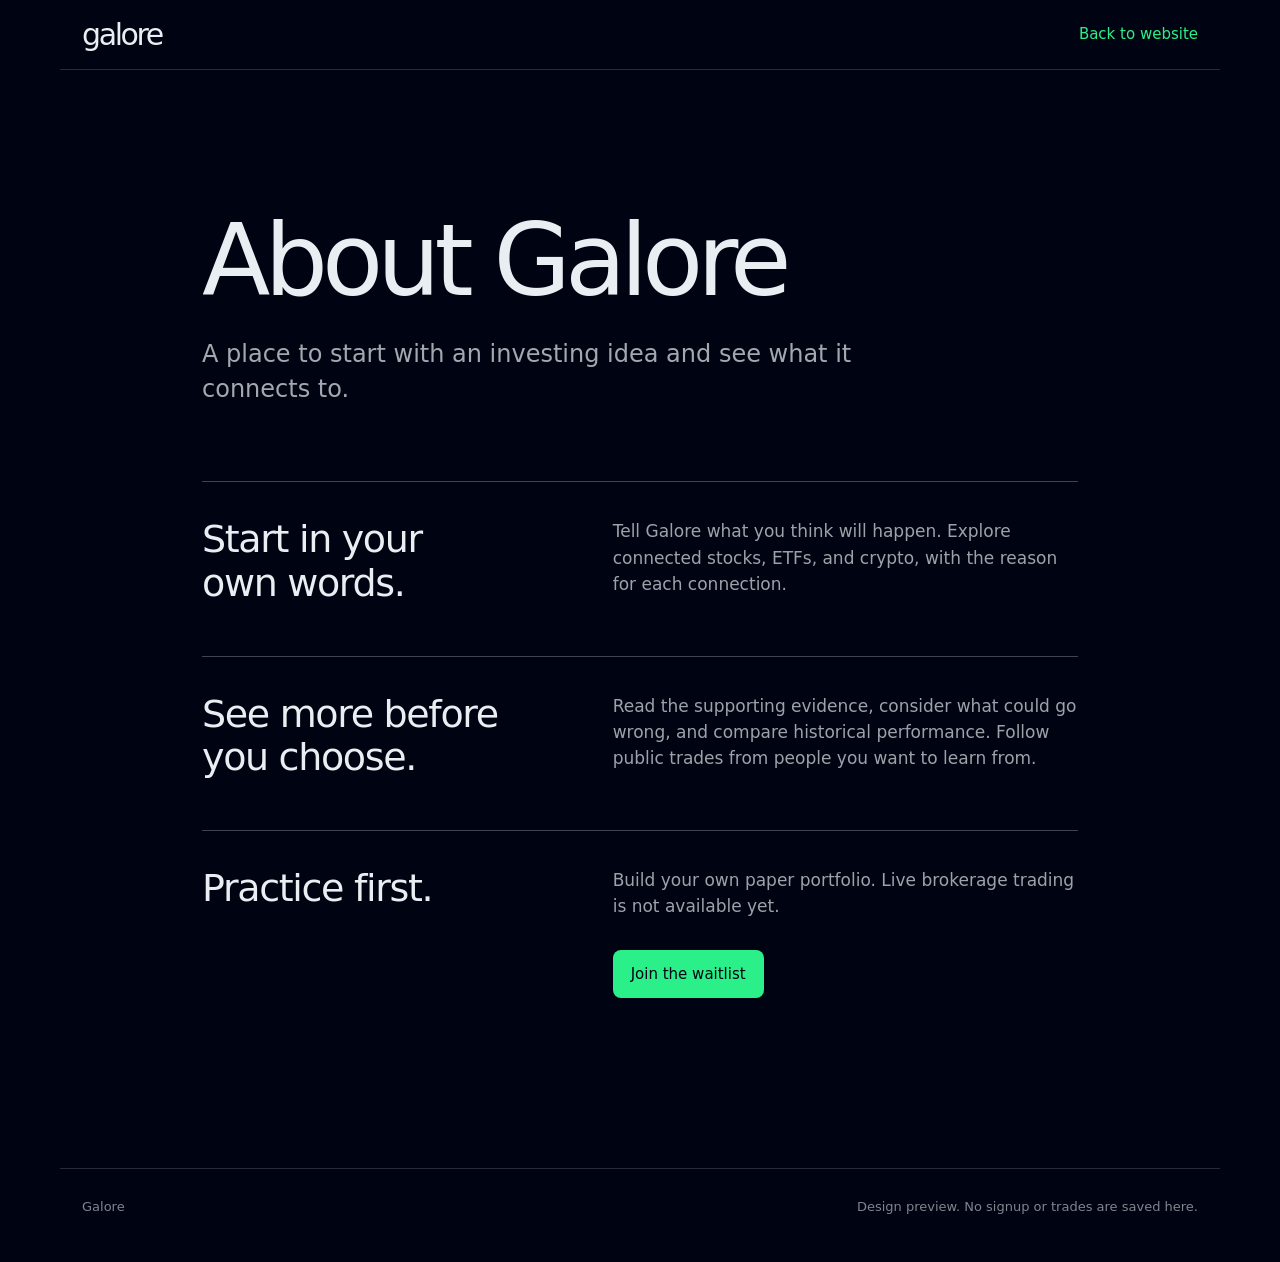
<file: about.html>
<!doctype html><html lang="en"><head><meta charset="utf-8"><meta name="viewport" content="width=device-width,initial-scale=1"><meta name="robots" content="noindex,nofollow"><meta name="theme-color" content="#000412"><title>About Galore | Galore preview</title><link rel="stylesheet" href="/landing/ripple/ripple.css"><link rel="stylesheet" href="/landing/ripple/comparison-preview.css"></head><body><header class="preview-sub-nav"><a class="preview-sub-logo" href="/">galore</a><a class="preview-sub-back" href="/">Back to website</a></header><main class="preview-sub-main"><h1>About Galore</h1><p class="preview-sub-lead">A place to start with an investing idea and see what it connects to.</p><section class="preview-sub-section"><h2>Start in your own words.</h2><p>Tell Galore what you think will happen. Explore connected stocks, ETFs, and crypto, with the reason for each connection.</p></section><section class="preview-sub-section"><h2>See more before you choose.</h2><p>Read the supporting evidence, consider what could go wrong, and compare historical performance. Follow public trades from people you want to learn from.</p></section><section class="preview-sub-section"><h2>Practice first.</h2><p>Build your own paper portfolio. Live brokerage trading is not available yet.</p><a class="preview-sub-cta" href="/waitlist">Join the waitlist</a></section></main><footer class="preview-sub-foot"><a href="/">Galore</a><span>Design preview. No signup or trades are saved here.</span></footer></body></html>
</file>
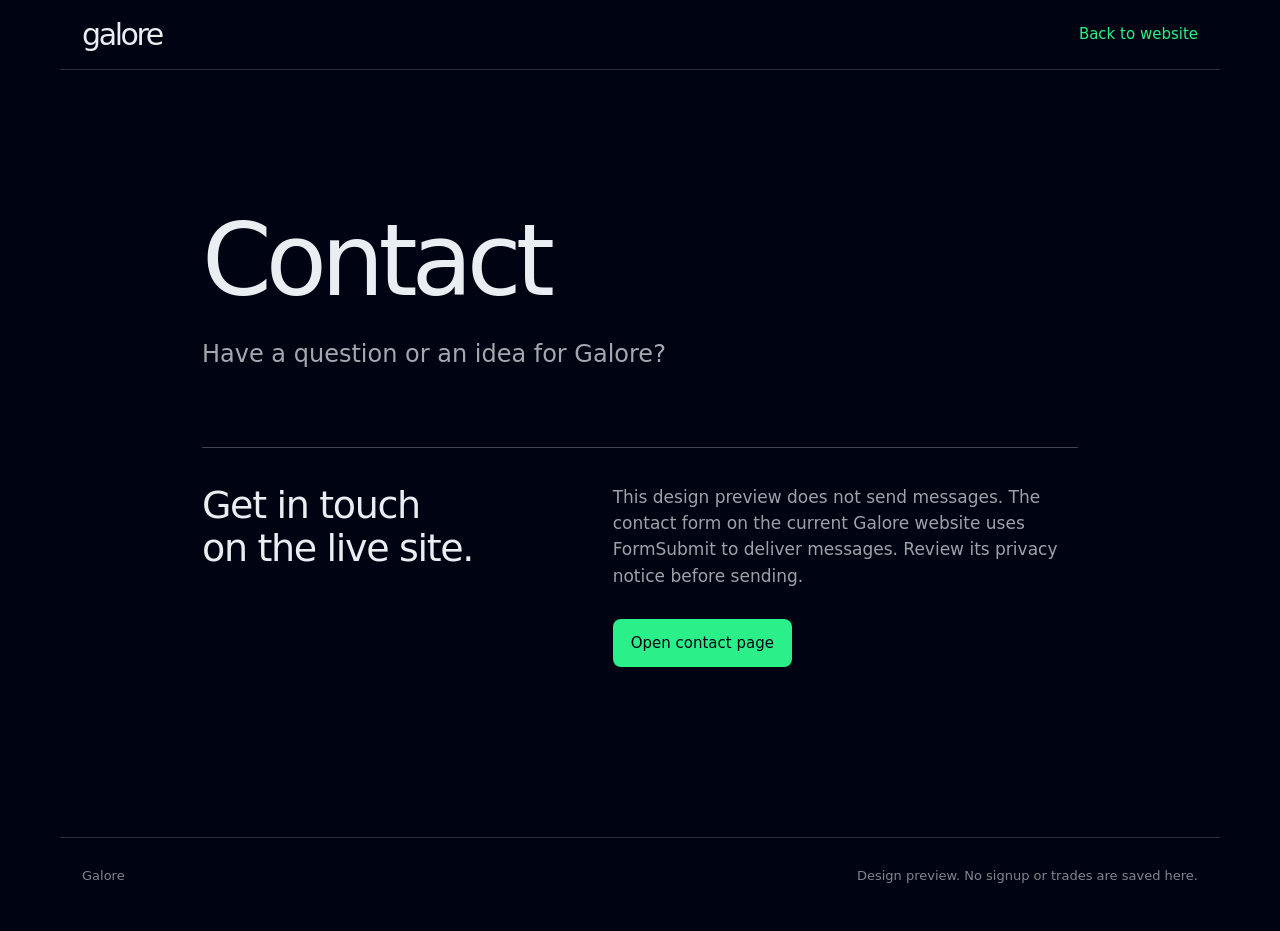
<file: contact.html>
<!doctype html><html lang="en"><head><meta charset="utf-8"><meta name="viewport" content="width=device-width,initial-scale=1"><meta name="robots" content="noindex,nofollow"><meta name="theme-color" content="#000412"><title>Contact | Galore preview</title><link rel="stylesheet" href="/landing/ripple/ripple.css"><link rel="stylesheet" href="/landing/ripple/comparison-preview.css"></head><body><header class="preview-sub-nav"><a class="preview-sub-logo" href="/">galore</a><a class="preview-sub-back" href="/">Back to website</a></header><main class="preview-sub-main"><h1>Contact</h1><p class="preview-sub-lead">Have a question or an idea for Galore?</p><section class="preview-sub-section"><h2>Get in touch on the live site.</h2><p>This design preview does not send messages. The contact form on the current Galore website uses FormSubmit to deliver messages. Review its privacy notice before sending.</p><a class="preview-sub-cta" href="https://trygalore.com/contact">Open contact page</a></section></main><footer class="preview-sub-foot"><a href="/">Galore</a><span>Design preview. No signup or trades are saved here.</span></footer></body></html>
</file>
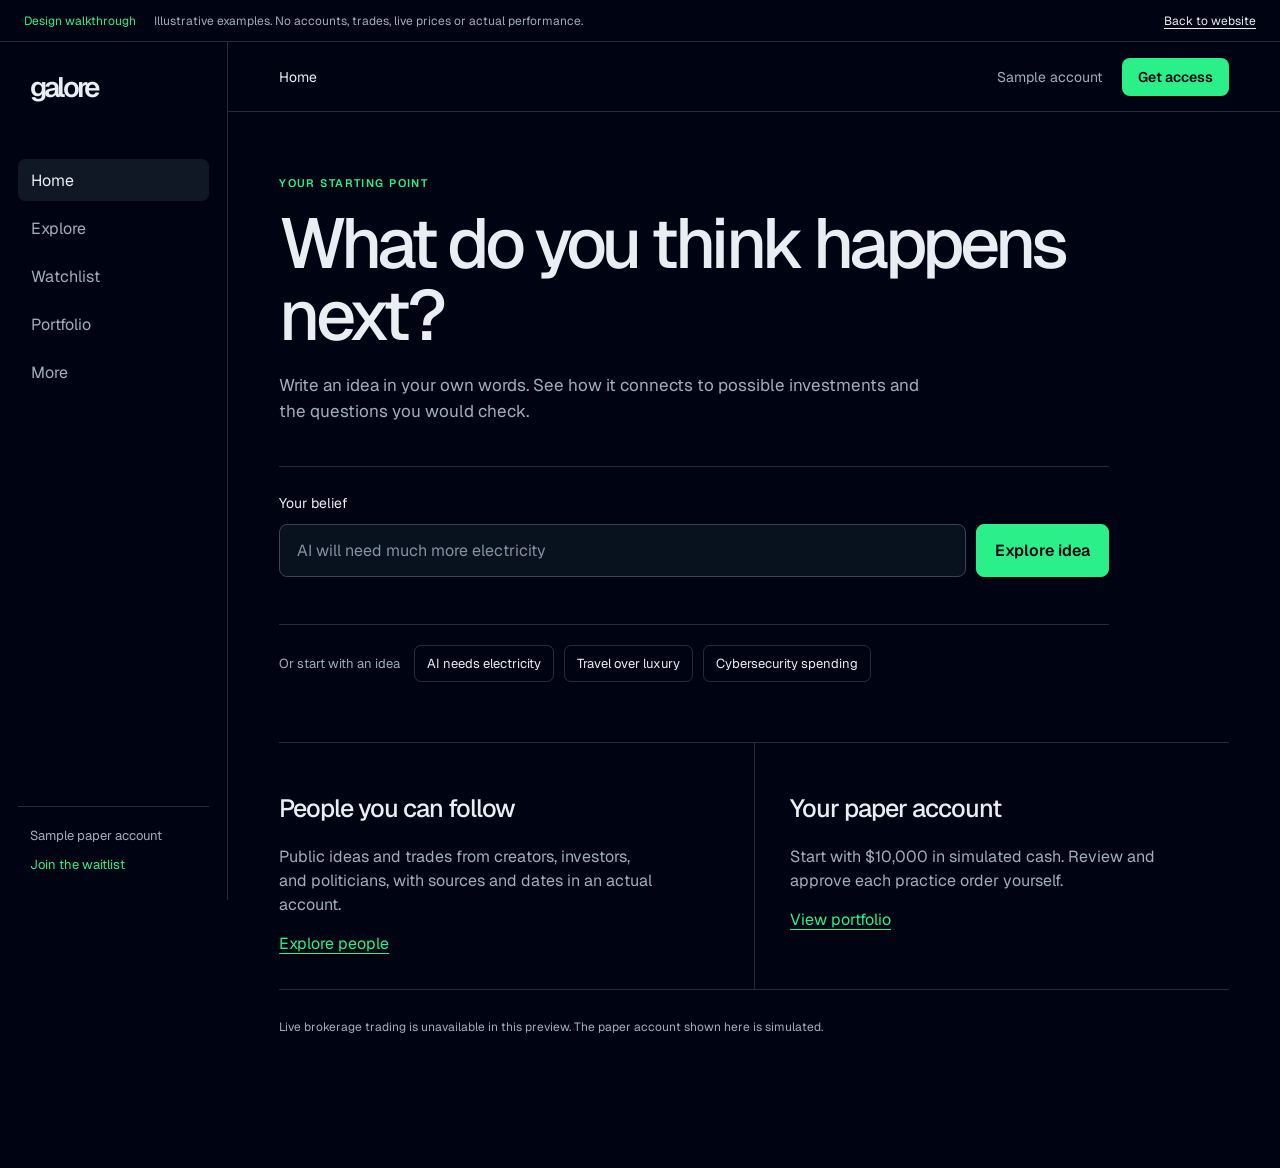
<file: dashboard-preview.html>
<!doctype html>
<html lang="en">
<head>
<meta charset="utf-8"><meta name="viewport" content="width=device-width,initial-scale=1"><meta name="robots" content="noindex,nofollow">
<meta name="theme-color" content="#000412"><title>Galore dashboard walkthrough</title>
<meta name="description" content="Explore an illustrative Galore paper account, including research, watchlist, portfolio, people and settings.">
<link rel="icon" type="image/svg+xml" href="/favicon.svg">
<link rel="stylesheet" href="/dashboard-preview.css?v=1"><script src="/dashboard-preview.js?v=1" defer></script>
</head>
<body>
<a class="skip" href="#content">Skip to dashboard</a>
<div class="preview-banner">Design walkthrough <span>Illustrative examples. No accounts, trades, live prices or actual performance.</span><a href="/">Back to website</a></div>
<div class="shell">
 <aside class="side"><a class="brand" href="/" aria-label="Galore home">galore</a><nav class="main-nav" aria-label="Dashboard">
 <button data-view="home" aria-current="page">Home</button><button data-view="explore">Explore</button><button data-view="watchlist">Watchlist</button><button data-view="portfolio">Portfolio</button><button data-view="more">More</button></nav>
 <div class="side-bottom"><span>Sample paper account</span><button data-open="access">Join the waitlist</button></div></aside>
 <main id="content"><header class="topbar"><span id="location-label">Home</span><div><span>Sample account</span><button data-open="access">Get access</button></div></header>
 <nav class="mobile-nav" aria-label="Dashboard mobile navigation"><button data-view="home" aria-current="page">Home</button><button data-view="explore">Explore</button><button data-view="watchlist">Watchlist</button><button data-view="portfolio">Portfolio</button><button data-view="more">More</button></nav>
 <section class="view" data-page="home">
  <div class="lead"><p class="eyebrow">Your starting point</p><h1>What do you think happens next?</h1><p>Write an idea in your own words. See how it connects to possible investments and the questions you would check.</p></div>
  <form id="belief-form" novalidate><label for="belief-input">Your belief</label><div class="field-row"><input id="belief-input" type="text" maxlength="600" autocomplete="off" placeholder="AI will need much more electricity" aria-describedby="belief-error"><button class="primary" type="submit">Explore idea</button></div><p id="belief-error" class="error" role="alert"></p></form>
  <div class="sample-actions"><span>Or start with an idea</span><button data-belief="AI will need much more electricity.">AI needs electricity</button><button data-belief="People my age would rather travel than buy luxury bags.">Travel over luxury</button><button data-belief="Every company will spend more on cybersecurity.">Cybersecurity spending</button></div>
  <div class="two-col home-context"><div><h2>People you can follow</h2><p>Public ideas and trades from creators, investors, and politicians, with sources and dates in an actual account.</p><button class="text-button" data-view="people">Explore people</button></div><div><h2>Your paper account</h2><p>Start with $10,000 in simulated cash. Review and approve each practice order yourself.</p><button class="text-button" data-view="portfolio">View portfolio</button></div></div>
  <p class="fine">Live brokerage trading is unavailable in this preview. The paper account shown here is simulated.</p>
 </section>
 <section class="view" data-page="explore" hidden><div class="lead"><p class="eyebrow">Explore</p><h1>Start with an idea, then inspect the links.</h1><p>These examples illustrate the flow, with no generated recommendations or invented returns.</p></div>
 <div class="example-list"><button data-belief="AI will need much more electricity."><b>AI will need much more electricity.</b><span>Power equipment, producers, broader funds</span></button><button data-belief="People my age would rather travel than buy luxury bags."><b>People my age would rather travel than buy luxury bags.</b><span>Travel platforms, hospitality, consumer spending</span></button><button data-belief="Every company will spend more on cybersecurity."><b>Every company will spend more on cybersecurity.</b><span>Security software and wider technology funds</span></button></div>
 <div class="section-link"><button class="text-button" data-view="people">Browse public records</button><button class="text-button" data-view="leaders">View weekly leaderboard design</button></div></section>
 <section class="view" data-page="research" hidden><div class="lead"><p class="eyebrow">Illustrative research</p><h1 id="research-belief">AI will need much more electricity.</h1><p>See how a result could explain possible links, dated evidence, and what might change the case.</p></div>
 <div class="research-layout"><div class="research-main"><div class="section-title"><h2>Possible connections</h2><span>Examples, not picks</span></div><div id="connection-list" class="connection-list"></div>
 <h2>What would we check?</h2><div class="evidence-list"><div><b>Evidence</b><p>A real result would link dated filings, energy forecasts, and equipment orders directly to each claim.</p></div><div><b>What might weaken it</b><p>Efficiency gains, slower construction, cheaper alternatives, or new capacity arriving sooner than expected.</p></div><div><b>Historical comparison</b><p>A real backtest needs a date range, basket weights, trading assumptions, and a same-period benchmark. This prototype makes no return claim.</p></div></div>
 <div class="backtest-mock"><div class="section-title"><h2>Historical comparison design</h2><span>Fictional paths, no actual returns</span></div><div class="periods" aria-label="Example date windows"><button aria-pressed="false" data-period="3 months">3 months</button><button aria-pressed="true" data-period="1 year">1 year</button><button aria-pressed="false" data-period="5 years">5 years</button></div>
 <svg id="sample-chart" viewBox="0 0 640 230" role="img" aria-label="Fictional example of an idea path and a benchmark over the same period"><path d="M42 33V194H622" fill="none" stroke="#46525d" stroke-width="1"/><path id="idea-line" d="M44 168 L135 145 L224 153 L314 99 L405 127 L496 72 L620 53" fill="none" stroke="#2BF08A" stroke-width="3"/><path id="benchmark-line" d="M44 165 L135 157 L224 160 L314 141 L405 144 L496 116 L620 105" fill="none" stroke="#E8EEF2" stroke-width="2"/><text x="44" y="214">Start</text><text x="308" y="214">Middle</text><text x="590" y="214">End</text></svg><div class="chart-legend"><span><i class="line-green"></i>Sample idea</span><span><i class="line-white"></i>Same-period benchmark</span></div><p>Example window: <b id="period-label">1 year</b>. Basket weights and fees would be disclosed beside real prices. These lines are fictional shapes so you can inspect the layout.</p></div>
 <div class="paper-strip"><div><b>Want to keep watching?</b><p>Save the idea, then approve any practice order yourself.</p></div><button id="save-belief">Save to watchlist</button><button class="primary" data-view="portfolio">View paper portfolio</button></div></div><aside class="research-aside"><span class="eyebrow">After signup</span><h2>Keep the trail together.</h2><p>In the app, a result would show actual asset details, dated sources and relevant updates. This page is an interface prototype.</p><button class="primary" data-open="access">Join the waitlist</button></aside></div></section>
 <section class="view" data-page="watchlist" hidden><div class="lead"><p class="eyebrow">Watchlist</p><h1>Remember why you’re watching.</h1><p>Updates belong beside the belief that made you care. The scenario below is fictional and has no attributed news or live price.</p></div><div id="saved-beliefs" class="saved-beliefs"></div>
 <div class="scenario"><span class="tag">Fictional scenario</span><h2>What if data center plans slow down?</h2><p>In the real app, a dated source link would appear here. Galore would connect an update to your saved belief and let you decide what to do.</p><div class="scenario-foot"><span>No actual article or market price is used.</span><button class="text-button" data-view="research">Review sample idea</button></div></div></section>
 <section class="view" data-page="portfolio" hidden><div class="lead"><p class="eyebrow">Paper portfolio</p><h1>Everything you chose, in one place.</h1><p>Sample cash starts at $10,000. Practice orders stay in this browser for the walkthrough and never reach a brokerage.</p></div>
 <div class="paper-balance"><div><span>Starting paper cash</span><strong>$10,000.00</strong></div><div><span>Sample cash remaining</span><strong id="cash-remaining">$10,000.00</strong></div><div><span>Practice orders</span><strong id="order-count">0</strong></div></div>
 <div class="section-title"><h2>Your practice orders</h2><span>Illustrative only</span></div><div id="orders" class="orders"></div><div class="order-entry"><div><h2>Try the order review</h2><p>Choose a category and amount, then explicitly confirm a simulated order.</p></div><button class="primary" data-open="order">Practice an order</button></div><p class="fine">No market execution, brokerage connection, actual account balance, or investment advice is provided here.</p></section>
 <section class="view" data-page="people" hidden><div class="lead"><p class="eyebrow">People</p><h1>See the person behind an idea.</h1><p>These are interface examples. No claim about anyone’s actual holdings, performance, or followers is made here.</p></div><div class="people-tabs"><button data-people="creators" aria-pressed="true">Creators</button><button data-people="politicians" aria-pressed="false">Politicians</button><button data-people="investors" aria-pressed="false">Investors</button></div><div id="people-content"></div><p class="fine">An actual public record needs original source links, transaction dates and disclosure context. Unverified examples carry no return figure.</p></section>
 <section class="view" data-page="leaders" hidden><div class="lead"><p class="eyebrow">Weekly leaderboard</p><h1>People, with a clear basis for ranking.</h1><p>A real leaderboard needs published rules, a measurement window and sourced performance. No ranking or return is invented here.</p></div><div class="empty-large"><h2>Weekly ranking will appear here.</h2><p>Each entry would show a person, period, verified basis and linked public record.</p><button class="primary" data-open="access">Join the waitlist</button></div></section>
 <section class="view" data-page="more" hidden><div class="lead"><p class="eyebrow">More</p><h1>The details, when you need them.</h1><p>Keep the first task simple. Advanced connections and account settings sit here, with their status explained before setup.</p></div><div class="settings-group">
 <details><summary>Account and access</summary><div><p>Joining the waitlist does not create an active account. An invitation would let you confirm your email and open a paper account. Existing members can use a sign-in link.</p><button data-open="access">See the access flow</button></div></details>
 <details><summary>Brokerage connections</summary><div><p><b>Status: unavailable in this walkthrough.</b> A future connection would require approval. There is no live order or linked balance here.</p><button data-open="brokerage">See connection states</button></div></details>
 <details><summary>AI connections</summary><div><p>An install command, token permissions and revocation should be shown together after account access. Nothing here creates a token.</p><button data-open="ai">See connection steps</button></div></details>
 <details><summary>Paper rules and plans</summary><div><p>Every practice order is user approved. The $10,000 is simulated cash. Membership pricing and trading fees are not established by this preview.</p></div></details>
 <details><summary>Privacy and account deletion</summary><div><p>Deletion would require confirmation and a clear explanation of retained records. This walkthrough stores only sample choices in your browser.</p><button id="clear-preview">Clear sample choices</button></div></details></div></section>
 </main></div>
 <dialog id="modal" aria-labelledby="modal-title"><button class="modal-close" aria-label="Close dialog" type="button">Close</button><div id="modal-content"></div></dialog>
</body></html>
</file>
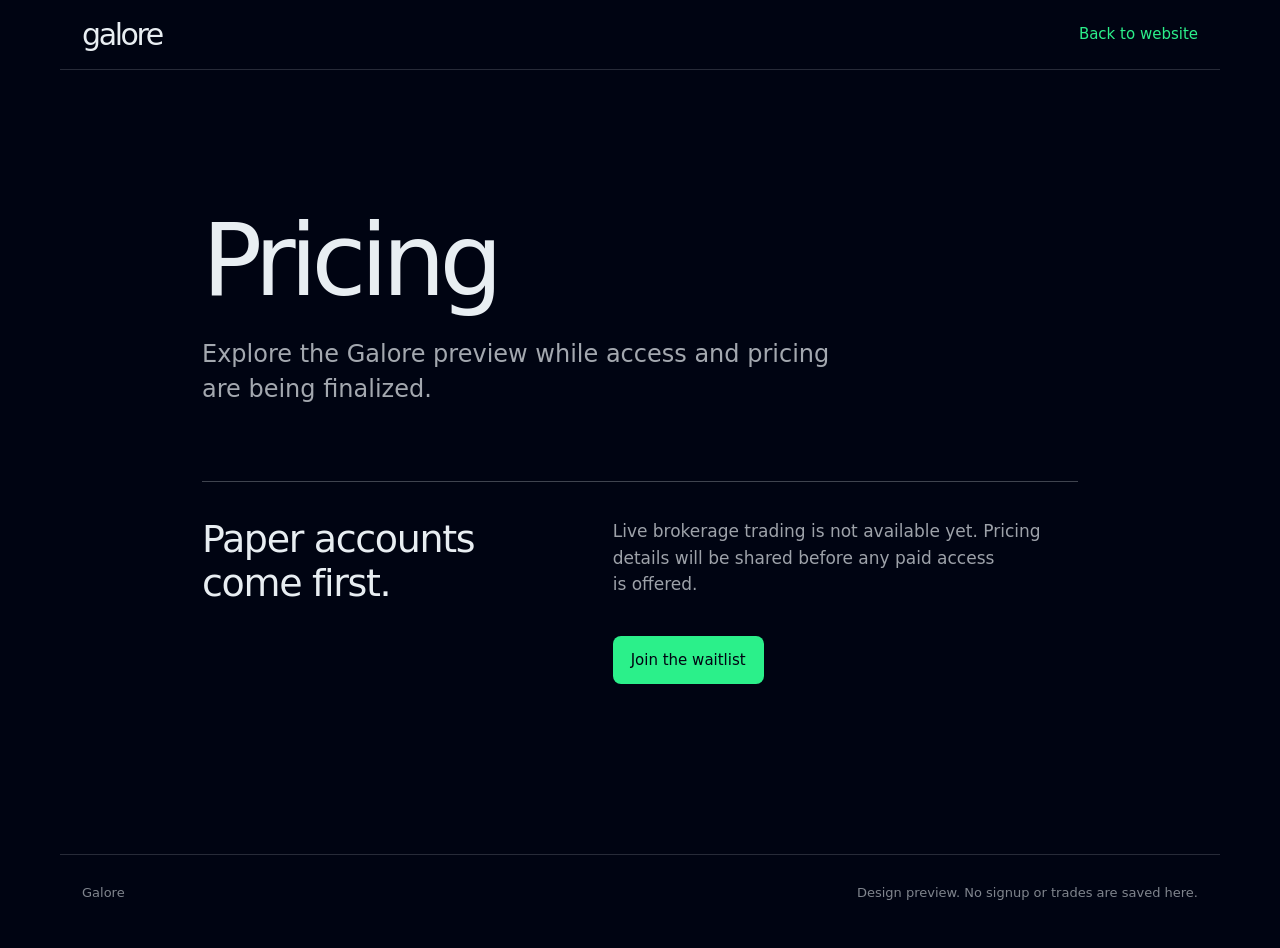
<file: pricing.html>
<!doctype html><html lang="en"><head><meta charset="utf-8"><meta name="viewport" content="width=device-width,initial-scale=1"><meta name="robots" content="noindex,nofollow"><meta name="theme-color" content="#000412"><title>Pricing | Galore preview</title><link rel="stylesheet" href="/landing/ripple/ripple.css"><link rel="stylesheet" href="/landing/ripple/comparison-preview.css"></head><body><header class="preview-sub-nav"><a class="preview-sub-logo" href="/">galore</a><a class="preview-sub-back" href="/">Back to website</a></header><main class="preview-sub-main"><h1>Pricing</h1><p class="preview-sub-lead">Explore the Galore preview while access and pricing are being finalized.</p><section class="preview-sub-section"><h2>Paper accounts come first.</h2><p>Live brokerage trading is not available yet. Pricing details will be shared before any paid access is offered.</p><a class="preview-sub-cta" href="/waitlist">Join the waitlist</a></section></main><footer class="preview-sub-foot"><a href="/">Galore</a><span>Design preview. No signup or trades are saved here.</span></footer></body></html>
</file>
<file: landing/ripple/ripple.css>
/* Galore / ripple direction. Deep, glassy, quiet. */
:root{
  /* three colours only: black #000412, ice white #E8EEF2, aurora green #2BF08A */
  --ink:#000412; --abyss:#000412;
  --foam:#E8EEF2; --mist:rgba(232,238,242,.68); --dim:rgba(232,238,242,.44); --faint:rgba(232,238,242,.2);
  --line:rgba(232,238,242,.11); --line2:rgba(232,238,242,.22);
  --lumen:#E8EEF2; --go:#2BF08A; --buy:#2BF08A; --short:#E8EEF2;
  --serif:'Geist',system-ui,-apple-system,'Segoe UI',sans-serif;
  --sans:'Geist',system-ui,-apple-system,'Segoe UI',sans-serif;
  --mono:'Geist Mono',ui-monospace,'SF Mono',Menlo,monospace;
  --ease:cubic-bezier(.2,.7,.1,1); --spring:cubic-bezier(.3,1.4,.4,1);
  --r:22px; --w:1180px;
}
*{box-sizing:border-box}
html{scroll-behavior:smooth;-webkit-text-size-adjust:100%;background:var(--abyss)}
body{margin:0;color:var(--foam);font:400 16px/1.5 var(--sans);-webkit-font-smoothing:antialiased;overflow-x:hidden;min-height:100vh;
  background:#000412}
img{max-width:100%;display:block}
a{color:inherit;text-decoration:none}
button{font:inherit;color:inherit;background:none;border:0;cursor:pointer;padding:0}
h1,h2,h3,p,ol,ul{margin:0;padding:0}
ol,ul{list-style:none}
i,em{font-style:normal}
::selection{background:rgba(232,238,242,.3)}
:focus-visible{outline:2px solid var(--lumen);outline-offset:3px;border-radius:8px}
.skip{position:absolute;left:-999px;top:8px;z-index:100;background:var(--foam);color:var(--ink);padding:10px 14px;border-radius:10px}
.skip:focus{left:8px}
.water{position:fixed;inset:0;width:100vw;height:100vh;height:100lvh;z-index:0;pointer-events:none;display:block}
main,.hd,.ft,.mnav{position:relative;z-index:2}
.up{color:var(--buy)} .dn{color:var(--short)}

/* buttons */
.btn{display:inline-flex;align-items:center;justify-content:center;gap:8px;height:46px;padding:0 22px;border-radius:999px;font:500 15px/1 var(--sans);letter-spacing:-.005em;white-space:nowrap;position:relative;isolation:isolate;transition:transform .5s var(--spring),background .3s var(--ease),box-shadow .4s var(--ease),border-color .3s var(--ease)}
.btn:active{transform:scale(.97)}
.btn-foam{background:var(--foam);color:#000412;box-shadow:0 10px 30px -14px rgba(232,238,242,.5)}
.btn-go{background:var(--go);color:#000412;box-shadow:0 10px 34px -10px rgba(43,240,138,.6)}
.btn-go:hover{box-shadow:0 0 0 6px rgba(43,240,138,.16),0 0 0 14px rgba(43,240,138,.06),0 14px 40px -10px rgba(43,240,138,.8)}
.btn-foam:hover{box-shadow:0 0 0 6px rgba(232,238,242,.12),0 0 0 14px rgba(232,238,242,.05),0 14px 34px -12px rgba(232,238,242,.7)}
.btn-ghost,.btn-line{border:1px solid var(--line2);color:var(--foam);background:rgba(232,238,242,.04);backdrop-filter:blur(8px);-webkit-backdrop-filter:blur(8px)}
.btn-ghost:hover,.btn-line:hover{border-color:rgba(232,238,242,.6);background:rgba(232,238,242,.1)}
.btn-line{height:38px;padding:0 16px;font-size:13.5px}
.lk{font:500 13.5px/1 var(--sans);color:var(--mist);display:inline-flex;align-items:center;gap:6px;transition:color .25s var(--ease)}
.lk::after{content:"";width:14px;height:8px;background:currentColor;-webkit-mask:url("data:image/svg+xml,%3Csvg xmlns='http://www.w3.org/2000/svg' viewBox='0 0 14 8'%3E%3Cpath d='M0 4h12M9 1l3 3-3 3' fill='none' stroke='%23000' stroke-width='1.3'/%3E%3C/svg%3E") center/contain no-repeat;mask:url("data:image/svg+xml,%3Csvg xmlns='http://www.w3.org/2000/svg' viewBox='0 0 14 8'%3E%3Cpath d='M0 4h12M9 1l3 3-3 3' fill='none' stroke='%23000' stroke-width='1.3'/%3E%3C/svg%3E") center/contain no-repeat;transition:transform .4s var(--spring)}
.lk:hover{color:var(--foam)} .lk:hover::after{transform:translateX(4px)}

/* wordmark: the ring O is a ripple */
.gk-wordmark{color:var(--foam)}
.gk-o ellipse{transform-box:fill-box;transform-origin:center;transition:opacity .3s var(--ease)}
a:hover .gk-o ellipse,.ft-logo:hover .gk-o ellipse{animation:tunnel 1.5s var(--ease) infinite}
.gk-o ellipse:nth-child(2){animation-delay:.12s!important}.gk-o ellipse:nth-child(3){animation-delay:.24s!important}.gk-o ellipse:nth-child(4){animation-delay:.36s!important}
@keyframes tunnel{0%,100%{transform:scale(1)}45%{transform:scale(.82)}}

/* header */
.hd{position:sticky;top:0;z-index:30;display:flex;align-items:center;justify-content:space-between;gap:20px;height:72px;padding:0 max(22px,calc((100vw - var(--w))/2));transition:background .4s var(--ease),backdrop-filter .4s var(--ease),border-color .4s var(--ease);border-bottom:1px solid transparent}
.hd.is-stuck{background:rgba(0,4,18,.62);backdrop-filter:blur(18px) saturate(1.3);-webkit-backdrop-filter:blur(18px) saturate(1.3);border-color:var(--line)}
.hd-logo{font-size:34px;line-height:1;display:flex;padding:4px 0 10px}
.hd-nav{display:flex;gap:4px;position:absolute;left:50%;transform:translateX(-50%)}
.hd-nav a{font:400 14.5px/1 var(--sans);color:var(--mist);padding:10px 14px;border-radius:999px;transition:color .25s var(--ease),background .25s var(--ease)}
.hd-nav a:hover,.hd-nav a.is-on{color:var(--foam);background:rgba(232,238,242,.08)}
.hd-cta{display:flex;align-items:center;gap:10px}
.hd .btn{height:40px;padding:0 18px;font-size:14px}
.hd-menu{display:none;width:40px;height:40px;border-radius:50%;border:1px solid var(--line2);position:relative}
.hd-menu i{position:absolute;left:12px;right:12px;height:1.5px;background:var(--foam);top:16px;transition:transform .4s var(--ease)}
.hd-menu i+i{top:23px}
.hd-menu[aria-expanded=true] i{transform:translateY(3.5px) rotate(45deg)}.hd-menu[aria-expanded=true] i+i{transform:translateY(-3.5px) rotate(-45deg)}
.mnav{position:fixed;z-index:29;inset:72px 12px auto;display:grid;gap:2px;padding:14px;border-radius:24px;background:rgba(0,4,18,.9);backdrop-filter:blur(24px);-webkit-backdrop-filter:blur(24px);border:1px solid var(--line2);transform-origin:calc(100% - 24px) -36px;animation:sheetIn .45s var(--ease)}
.mnav[hidden]{display:none}
.mnav a:not(.btn){font:400 30px/1.1 var(--serif);padding:14px 10px;border-bottom:1px solid var(--line)}
.mnav .btn{margin-top:14px}
@keyframes sheetIn{from{opacity:0;transform:translateY(-10px) scale(.97)}}

/* hero */
.hero{min-height:calc(100vh - 72px);min-height:calc(100svh - 72px);display:flex;flex-direction:column;align-items:center;padding:clamp(28px,7vh,74px) 22px 130px;position:relative}
.hero-in{width:100%;max-width:800px;text-align:center;display:flex;flex-direction:column;align-items:center}
.hero-h{font:400 clamp(54px,8.6vw,124px)/.92 var(--serif);letter-spacing:-.035em;text-wrap:balance}
.hero-h span{display:inline-block}
.hero-h .l2{font-style:normal;color:var(--foam)}
.hero-sub{font:300 clamp(17px,1.5vw,21px)/1.4 var(--sans);color:var(--mist);margin-top:20px;letter-spacing:-.005em}
.hero-btns{display:flex;gap:10px;margin-top:26px;flex-wrap:wrap;justify-content:center}
.hero-in>[data-console]{width:100%;margin-top:38px}
.hero-return{margin-top:14px;font:400 13.5px/1.4 var(--sans);color:var(--mist)}
.hero-return a{color:var(--foam);text-decoration:underline;text-underline-offset:3px;text-decoration-color:var(--line2);transition:text-decoration-color .25s var(--ease)}
.hero-return a:hover{text-decoration-color:var(--foam)}
.hero-watch{position:absolute;bottom:34px;left:50%;transform:translateX(-50%);display:flex;align-items:center;gap:11px;font:400 11px/1 var(--mono);letter-spacing:.16em;text-transform:uppercase;color:var(--dim);transition:opacity .4s var(--ease)}
.hero-watch i{width:24px;height:27px;flex:none;color:var(--foam);display:block}
@keyframes ping{0%{transform:scale(1);opacity:.9}70%,100%{transform:scale(4.4);opacity:0}}
.hero.is-open .hero-watch{opacity:0}
.intro .hero-h span,.intro .hero-sub,.intro .hero-btns,.intro .hero-in>[data-console]{animation:rise 1.2s var(--ease) both}
.intro .hero-h .l2{animation-delay:.14s}.intro .hero-sub{animation-delay:.3s}.intro .hero-btns{animation-delay:.4s}.intro .hero-in>[data-console]{animation-delay:.52s}
@keyframes rise{from{opacity:0;transform:translateY(26px);filter:blur(8px)}}

/* the try-it console */
.cx{width:100%;text-align:left;position:relative}
.cx-top{display:flex;align-items:center;justify-content:space-between;gap:12px;margin-bottom:10px;padding:0 6px}
.cx-label{font:400 11px/1 var(--mono);letter-spacing:.16em;text-transform:uppercase;color:var(--dim)}
.cx-tabs{display:inline-flex;position:relative;padding:4px;border-radius:999px;background:rgba(0,4,18,.5);border:1px solid var(--line);backdrop-filter:blur(14px);-webkit-backdrop-filter:blur(14px)}
.cx-tabs button{position:relative;z-index:1;height:32px;padding:0 15px;border-radius:999px;font:500 13.5px/1 var(--sans);color:var(--mist);transition:color .3s var(--ease)}
.cx-tabs button[aria-selected=true]{color:#000412}
.cx-ink{position:absolute;top:4px;left:0;height:32px;width:0;border-radius:999px;background:var(--foam);transition:transform .55s var(--spring),width .55s var(--spring);box-shadow:0 4px 18px -4px rgba(232,238,242,.6)}
.cx-bar{position:relative;display:flex;align-items:center;gap:10px;height:72px;padding:0 10px 0 24px;border-radius:26px;background:linear-gradient(180deg,rgba(16,20,34,.72),rgba(0,4,18,.78));border:1px solid var(--line2);backdrop-filter:blur(22px) saturate(1.4);-webkit-backdrop-filter:blur(22px) saturate(1.4);box-shadow:inset 0 1px 0 rgba(232,238,242,.12),0px 1px 2px 0px rgba(0,0,0,.24),0px 4px 10px -4px rgba(0,0,0,.22),0px 12px 32px -12px rgba(0,0,0,.26),0px 30px 80px -30px rgba(0,0,0,.40);transition:border-color .35s var(--ease),box-shadow .35s var(--ease)}
.cx-bar:focus-within{border-color:rgba(232,238,242,.62);box-shadow:inset 0 1px 0 rgba(232,238,242,.16),0 0 0 5px rgba(232,238,242,.08),0 0 0 12px rgba(232,238,242,.035),0px 1px 2px 0px rgba(0,0,0,.24),0px 4px 10px -4px rgba(0,0,0,.22),0px 12px 32px -12px rgba(0,0,0,.26),0px 30px 80px -30px rgba(0,0,0,.40)}
.cx-in{flex:1;min-width:0;height:100%;background:none;border:0;outline:0;color:var(--foam);font:400 clamp(17px,1.7vw,21px)/1 var(--sans);letter-spacing:-.01em;caret-color:var(--lumen)}
.cx-in::placeholder{color:var(--dim)}
.cx-go{flex:none;height:52px;padding:0 20px 0 22px;border-radius:16px;background:var(--foam);color:#000412;font:500 14.5px/1 var(--sans);display:inline-flex;align-items:center;gap:10px;transition:transform .5s var(--spring),box-shadow .35s var(--ease)}
.cx-go:hover{box-shadow:0 0 0 5px rgba(232,238,242,.14),0 0 26px rgba(232,238,242,.4)}
.cx-go:active{transform:scale(.97)}
.cx-go svg{width:16px;height:16px;transition:transform .45s var(--spring)}
.cx-go:hover svg{transform:translateX(3px)}
.cx-bar.cx-invalid,.cx-bar.cx-invalid:focus-within{border-color:#f47777;box-shadow:0 0 0 2px rgba(244,119,119,.25),0 12px 32px -12px rgba(0,0,0,.26)}
.cx-bar.cx-invalid .cx-in{color:#ffe6e6}
.cx-err{font:400 13px/1.3 var(--sans);color:#f47777;padding:8px 24px 0;min-height:0}
.cx-err:empty{display:none}
.cx-sug{position:absolute;z-index:5;left:0;right:0;top:calc(100% + 8px);padding:6px;border-radius:20px;background:rgba(0,4,18,.94);border:1px solid var(--line2);backdrop-filter:blur(22px);-webkit-backdrop-filter:blur(22px);box-shadow:0px 1px 2px 0px rgba(0,0,0,.24),0px 4px 8px -2px rgba(0,0,0,.22),0px 12px 28px -8px rgba(0,0,0,.26),0px 30px 70px -20px rgba(0,0,0,.40)}
.cx-sug[hidden]{display:none}
.cx-sug li{display:flex;align-items:center;gap:12px;padding:9px 10px;border-radius:14px;cursor:pointer}
.cx-sug li[aria-selected=true],.cx-sug li:hover{background:rgba(232,238,242,.09)}
.cx-sug b{font-weight:500;display:block;font-size:15px}.cx-sug i{color:var(--dim);font-size:13px}
.cx-chips{display:flex;flex-wrap:wrap;gap:7px;justify-content:center;align-items:center;margin:16px -90px 0}
.cx-chips .k{font:400 11px/1 var(--mono);letter-spacing:.16em;text-transform:uppercase;color:var(--dim);margin-right:4px}
.chip{height:32px;padding:0 13px;border-radius:999px;border:1px solid var(--line);background:rgba(0,4,18,.38);backdrop-filter:blur(8px);-webkit-backdrop-filter:blur(8px);font:400 13px/1 var(--sans);color:var(--mist);transition:border-color .3s var(--ease),color .3s var(--ease),background .3s var(--ease),transform .5s var(--spring);white-space:nowrap}
.chip:hover{border-color:rgba(232,238,242,.55);color:var(--foam);background:rgba(232,238,242,.08);transform:translateY(-2px)}
.av{flex:none;width:38px;height:38px;border-radius:50%;display:grid;place-items:center;font:500 12px/1 var(--mono);letter-spacing:.02em;color:var(--lumen);background:radial-gradient(circle at 50% 50%,transparent 42%,rgba(232,238,242,.16) 44%,transparent 47%,transparent 62%,rgba(232,238,242,.22) 64%,transparent 67%),rgba(232,238,242,.07);border:1px solid rgba(232,238,242,.4);object-fit:cover}
img.av{background:#E8EEF2}

/* panel: research, gate, result */
.cx-panel{margin-top:14px;border-radius:28px;position:relative;overflow:hidden;background:linear-gradient(180deg,rgba(16,20,34,.78),rgba(0,4,18,.86));border:1px solid var(--line2);backdrop-filter:blur(24px) saturate(1.3);-webkit-backdrop-filter:blur(24px) saturate(1.3);box-shadow:inset 0 1px 0 rgba(232,238,242,.1),0px 2px 4px 0px rgba(0,0,0,.27),0px 6px 14px -5px rgba(0,0,0,.25),0px 20px 48px -16px rgba(0,0,0,.29),0px 50px 120px -40px rgba(0,0,0,.45);animation:panelIn .8s var(--ease) both}
.cx-panel[hidden]{display:none}
@keyframes panelIn{from{opacity:0;transform:translateY(18px) scale(.97);filter:blur(6px)}}
.steps{display:grid;grid-template-columns:repeat(4,1fr);border-bottom:1px solid var(--line)}
.steps li{padding:15px 16px 14px;font:400 12.5px/1.25 var(--sans);color:var(--dim);display:flex;gap:9px;align-items:flex-start;position:relative;transition:color .4s var(--ease)}
.steps li+li{border-left:1px solid var(--line)}
.steps li::before{content:"";flex:none;width:14px;height:14px;margin-top:1px;border-radius:50%;border:1.2px solid var(--faint);transition:all .4s var(--ease)}
.steps li.on{color:var(--foam)}
.steps li.on::before{border-color:var(--lumen);border-top-color:transparent;animation:spin .8s linear infinite}
.steps li.done{color:var(--mist)}
.steps li.done::before{border-color:var(--lumen);background:var(--lumen) url("data:image/svg+xml,%3Csvg xmlns='http://www.w3.org/2000/svg' viewBox='0 0 14 14'%3E%3Cpath d='M3.6 7.2l2.3 2.3 4.5-4.8' fill='none' stroke='%2304202a' stroke-width='1.6'/%3E%3C/svg%3E") center/contain;animation:none}
.steps li::after{content:"";position:absolute;left:0;bottom:-1px;height:1px;width:100%;transform:scaleX(0);transform-origin:left;background:var(--lumen);transition:transform .55s linear}
.steps li.on::after,.steps li.done::after{transform:none}
@keyframes spin{to{transform:rotate(360deg)}}
.pv{position:relative}
.res{padding:26px 28px 24px}
.res-top{display:flex;justify-content:space-between;gap:20px;align-items:flex-start}
.k{font:400 11px/1 var(--mono);letter-spacing:.16em;text-transform:uppercase;color:var(--dim);display:block}
.res-belief{font:400 clamp(26px,3vw,36px)/1.08 var(--serif);letter-spacing:-.015em;margin-top:10px;text-wrap:balance;max-width:18em}
.res-hi{font:italic 400 19px/1.2 var(--serif);color:var(--lumen);white-space:nowrap;padding-top:2px}
.mets{display:grid;grid-template-columns:repeat(3,1fr);margin:22px 0 4px;border:1px solid var(--line);border-radius:18px;overflow:hidden}
.mets div{padding:14px 16px}.mets div+div{border-left:1px solid var(--line)}
.mets b{display:block;font:400 clamp(22px,2.6vw,30px)/1 var(--serif);margin-top:9px;letter-spacing:-.01em}
.res-grid{display:grid;grid-template-columns:1.05fr 1fr;gap:26px;margin-top:20px}
.hold li{display:grid;grid-template-columns:38px 1fr auto;gap:12px;align-items:center;padding:11px 0;border-top:1px solid var(--line)}
.hold li:first-child{border-top:0}
.hold .t{display:flex;align-items:center;gap:8px;font:500 15px/1 var(--sans)}
.hold .t i{font:400 13px/1 var(--sans);color:var(--dim)}
.hold p{font-size:13px;line-height:1.3;color:var(--mist);margin-top:5px}
.side{font:500 10.5px/1 var(--mono);letter-spacing:.1em;text-transform:uppercase;padding:4px 7px;border-radius:6px}
.side.buy{color:#000412;background:var(--foam)} .side.short{color:var(--foam);box-shadow:inset 0 0 0 1px var(--line2)}
.hold .r{font:500 14.5px/1 var(--mono);text-align:right}
.hold .r small{display:block;font:400 9.5px/1 var(--mono);letter-spacing:.08em;color:var(--dim);margin-top:5px;text-transform:uppercase}
.chart{position:relative;border-radius:18px;border:1px solid var(--line);background:rgba(0,4,18,.45);padding:16px 16px 10px;display:flex;flex-direction:column;min-width:0}
.chart-sum{display:flex;align-items:baseline;gap:10px;flex-wrap:wrap;margin-top:10px;font:400 14px/1.1 var(--sans);color:var(--mist)}
.chart-sum b{font:400 30px/1 var(--serif);color:var(--foam);letter-spacing:-.01em}
.chart-sum svg{width:22px;height:10px;color:var(--dim)}
.chart svg.plot{width:100%;height:auto;flex:1;min-height:150px;margin-top:10px;overflow:visible;touch-action:pan-y}
.plot .ln{fill:none;stroke-width:2;stroke-linejoin:round;stroke-linecap:round}
.plot .base{stroke:var(--faint);stroke-dasharray:2 5}
.plot text{font:400 17px var(--mono);fill:var(--dim);letter-spacing:.06em}
.plot .cur{opacity:0;transition:opacity .2s var(--ease)}.plot:hover .cur{opacity:1}
.chart-x{display:flex;justify-content:space-between;font:400 10px/1 var(--mono);letter-spacing:.08em;color:var(--dim);text-transform:uppercase;padding-top:6px}
.res-foot{display:flex;align-items:center;justify-content:space-between;gap:16px;margin-top:20px;flex-wrap:wrap}
.res-note{font-size:12.5px;line-height:1.4;color:var(--dim);max-width:30em}
.res-act{display:flex;gap:10px;align-items:center}
/* locked look */
.is-locked .res{pointer-events:none;user-select:none}
.bar{display:inline-block;height:.78em;border-radius:6px;vertical-align:middle;background:linear-gradient(90deg,rgba(232,238,242,.14),rgba(232,238,242,.3),rgba(232,238,242,.14));background-size:200% 100%;animation:shim 2.2s linear infinite;filter:blur(2.5px)}
@keyframes shim{to{background-position:-200% 0}}
.is-locked .hold li{opacity:0;transform:translateY(8px);transition:opacity .5s var(--ease),transform .6s var(--ease)}
.is-locked .hold li.in{opacity:1;transform:none}
.is-locked .plot{filter:blur(7px) saturate(.7);opacity:.75}
.is-locked .chart::after{content:"";position:absolute;inset:0;border-radius:inherit;background:linear-gradient(180deg,rgba(7,11,25,.2),rgba(7,11,25,.5));backdrop-filter:blur(3px);-webkit-backdrop-filter:blur(3px)}
.gate{position:absolute;inset:0;z-index:3;display:grid;place-items:center;padding:20px;background:radial-gradient(70% 62% at 50% 52%,rgba(0,4,18,.94),rgba(0,4,18,.6) 62%,rgba(0,4,18,.2));animation:gateIn .9s var(--ease) both}
@keyframes gateIn{from{opacity:0}}
.gate-card{text-align:center;max-width:400px;animation:rise 1s var(--ease) .1s both}
.gate-rings{width:64px;height:70px;margin:0 auto 16px;color:var(--go);filter:drop-shadow(0 0 14px rgba(43,240,138,.55))}
.gate-rings .gring,.hero-watch .gring{width:100%;height:100%;display:block;transform:none;margin:0;overflow:visible}
.gring ellipse{animation:tunnel2 1.8s var(--ease) infinite}
@keyframes tunnel2{0%,100%{transform:scale(1)}45%{transform:scale(.82)}}
.gate h3{font:400 clamp(30px,3.8vw,46px)/1.02 var(--serif);letter-spacing:-.02em;margin:8px 0 20px;text-wrap:balance}
.gate h3 em{font-style:italic}
.cx-panel.reveal .gate{animation:gateOut .7s var(--ease) both;pointer-events:none}
@keyframes gateOut{to{opacity:0;transform:scale(1.08);filter:blur(10px)}}
.pv-real{position:absolute;inset:0;z-index:2;clip-path:circle(0% at var(--cx,50%) var(--cy,50%));background:linear-gradient(180deg,rgb(14,18,32),rgb(2,6,20))}
.cx-panel.reveal .pv-real{animation:wipe 1.5s cubic-bezier(.3,.1,.2,1) .1s both}
@keyframes wipe{to{clip-path:circle(150% at var(--cx,50%) var(--cy,50%))}}
.pv-ring{position:absolute;z-index:4;left:var(--cx,50%);top:var(--cy,50%);width:10px;height:10px;margin:-5px;border-radius:50%;border:1.5px solid var(--go);box-shadow:0 0 30px 4px rgba(43,240,138,.45),inset 0 0 20px rgba(43,240,138,.35);opacity:0;pointer-events:none}
.cx-panel.reveal .pv-ring{animation:bigring 1.5s cubic-bezier(.3,.1,.2,1) .1s both}
@keyframes bigring{0%{opacity:1;transform:scale(1)}100%{opacity:0;transform:scale(230)}}
.res.fresh .hold li,.res.fresh .mets div,.res.fresh .res-belief,.res.fresh .chart,.res.fresh .res-foot{animation:rise .9s var(--ease) both}
.res.fresh .mets div:nth-child(2){animation-delay:.08s}.res.fresh .mets div:nth-child(3){animation-delay:.16s}
.res.fresh .hold li:nth-child(1){animation-delay:.2s}.res.fresh .hold li:nth-child(2){animation-delay:.28s}.res.fresh .hold li:nth-child(3){animation-delay:.36s}.res.fresh .hold li:nth-child(4){animation-delay:.44s}
.res.fresh .chart{animation-delay:.3s}.res.fresh .res-foot{animation-delay:.55s}
/* person preview */
.person{padding:28px;display:grid;grid-template-columns:auto 1fr;gap:18px 20px;align-items:center}
.person .av{width:64px;height:64px;font-size:17px}
.person h3{font:400 32px/1.05 var(--serif);letter-spacing:-.015em}
.person .role{color:var(--mist);font-size:14.5px;margin-top:4px}
.person-body{grid-column:1/-1}
.person-body>p{color:var(--mist);font-size:15px;max-width:34em}
.vs{display:grid;grid-template-columns:1fr 1fr;gap:12px;margin:18px 0 22px}
.vs div{border:1px solid var(--line);border-radius:16px;padding:14px 16px;background:rgba(0,4,18,.4)}
.vs b{display:block;font:400 30px/1 var(--serif);margin-top:10px}
.person-act{display:flex;gap:14px;align-items:center;flex-wrap:wrap}
.person-act .open{font:italic 400 19px/1.2 var(--serif);color:var(--lumen)}

/* sections */
.sec{max-width:var(--w);margin:0 auto;padding:clamp(80px,12vw,150px) 22px 0}
.sec-h{font:400 clamp(44px,6vw,84px)/.96 var(--serif);letter-spacing:-.03em;text-align:center;margin-bottom:clamp(36px,5vw,64px)}
.rv{opacity:1;transform:none;filter:none;transition:none}
.rv.in{opacity:1;transform:none;filter:none}

/* dashboard devices, afloat */
.devices{position:relative;max-width:1040px;margin:0 auto;perspective:1800px;padding-bottom:13%}
.laptop{width:86%;position:relative;transform-style:preserve-3d;transform:rotateX(calc(var(--ry,0)*1deg + 4deg)) rotateY(calc(var(--rx,0)*1deg));transition:transform .9s var(--ease);animation:bob 9s ease-in-out infinite}
.laptop-screen{border-radius:18px 18px 4px 4px;padding:8px 8px 10px;background:linear-gradient(180deg,#262b3a,#0b0f1e);border:1px solid rgba(232,238,242,.28);box-shadow:0 0 0 1px rgba(0,0,0,.6) inset,0px 2px 4px 0px rgba(0,0,0,.27),0px 7px 14px -4px rgba(0,0,0,.25),0px 24px 48px -12px rgba(0,0,0,.29),0px 60px 120px -30px rgba(0,0,0,.45),0 0 90px -20px rgba(232,238,242,.22)}
.shot{overflow:hidden;border-radius:0 0 3px 3px;aspect-ratio:1440/856;background:#000}
.laptop-screen img{width:100%;margin-top:-5.2%;aspect-ratio:1440/931}
.app-bar{display:flex;align-items:center;gap:26px;height:44px;padding:0 20px;background:#000;border-radius:11px 11px 0 0;border-bottom:1px solid rgba(232,238,242,.08)}
.app-logo{font-size:22px;transform:translateY(-3px)}
.app-tabs{display:flex;gap:22px;font:400 12.5px/1 var(--sans);color:rgba(232,238,242,.5)}
.app-tabs b{font-weight:500;color:#fff}
.app-dot{margin-left:auto;width:6px;height:6px;border-radius:50%;background:var(--lumen);box-shadow:0 0 8px var(--lumen)}
.laptop-base{height:13px;margin:0 -6%;border-radius:2px 2px 14px 14px;background:linear-gradient(180deg,#3a3f4d,#12162a 60%,#050919);border:1px solid rgba(232,238,242,.22);border-top-color:rgba(232,238,242,.5);position:relative}
.laptop-base::before{content:"";position:absolute;left:50%;top:0;width:13%;height:5px;transform:translateX(-50%);border-radius:0 0 8px 8px;background:#050919}
.laptop-base::after,.phone::after{content:"";position:absolute;left:4%;right:4%;top:100%;height:120px;background:linear-gradient(180deg,rgba(232,238,242,.16),transparent 70%);filter:blur(18px);transform:scaleY(.8);transform-origin:top;opacity:.8;pointer-events:none}
.phone{position:absolute;right:0;bottom:6%;width:21.5%;transform:translateZ(60px) rotateY(calc(var(--rx,0)*1.6deg)) rotateX(calc(var(--ry,0)*1.4deg));transition:transform .9s var(--ease);animation:bob 7s ease-in-out -2s infinite}
.phone-screen{border-radius:clamp(14px,2.6vw,30px);padding:clamp(3px,.55vw,7px);background:linear-gradient(160deg,#3a3f4d,#0b0f1e);border:1px solid rgba(232,238,242,.4);box-shadow:0px 1px 3px 0px rgba(0,0,0,.28),0px 5px 11px -2px rgba(0,0,0,.27),0px 16px 36px -8px rgba(0,0,0,.30),0px 40px 90px -20px rgba(0,0,0,.47),0 0 60px -14px rgba(232,238,242,.3)}
.phone-screen img{width:100%;aspect-ratio:1179/2256;object-fit:cover;object-position:top;background:#000412}
.phone-bar{display:flex;justify-content:space-between;align-items:center;background:#000412;border-radius:clamp(11px,2.1vw,24px) clamp(11px,2.1vw,24px) 0 0;padding:clamp(4px,.7vw,9px) clamp(8px,1.4vw,18px) 2px;font:600 clamp(6px,.95vw,11px)/1 var(--sans);color:#fff}
.phone-bar i{width:26%;height:clamp(5px,.9vw,11px);border-radius:99px;background:#070b1c;border:1px solid rgba(232,238,242,.12);margin-right:22%}
@keyframes bob{0%,100%{translate:0 0}50%{translate:0 -9px}}
.laptop-screen{position:relative}
.laptop::after{content:"";position:absolute;left:-6%;right:-6%;top:100%;height:46%;background:linear-gradient(180deg,rgba(232,238,242,.10),rgba(232,238,242,.02) 40%,transparent 75%);-webkit-mask:linear-gradient(90deg,transparent,#000 12%,#000 88%,transparent);mask:linear-gradient(90deg,transparent,#000 12%,#000 88%,transparent);transform:perspective(600px) rotateX(-38deg);transform-origin:top;pointer-events:none;filter:blur(2px)}
.dev-rings{position:absolute;left:8%;right:8%;bottom:0;height:16%;pointer-events:none}
.dev-rings i{position:absolute;left:50%;top:50%;width:70%;aspect-ratio:5/1;border-radius:50%;border:1px solid rgba(232,238,242,.35);translate:-50% -50%;animation:lap 6s linear infinite;opacity:0}
.dev-rings i:nth-child(2){animation-delay:2s}.dev-rings i:nth-child(3){animation-delay:4s}
@keyframes lap{0%{transform:scale(.55);opacity:0}15%{opacity:.8}100%{transform:scale(1.5);opacity:0}}

/* markets tape: things afloat */
.markets{padding:clamp(70px,9vw,120px) 0 0;position:relative;z-index:2}
.tape{overflow:hidden;-webkit-mask:linear-gradient(90deg,transparent,#000 9%,#000 91%,transparent);mask:linear-gradient(90deg,transparent,#000 9%,#000 91%,transparent);padding:14px 0}
.tape-track{display:flex;gap:12px;width:max-content;animation:tape 60s linear infinite}
.tape:hover .tape-track,.tape:focus-within .tape-track{animation-play-state:paused}
@keyframes tape{to{transform:translateX(-50%)}}
.mk{display:flex;align-items:center;gap:11px;height:58px;padding:0 18px 0 10px;border-radius:999px;border:1px solid var(--line);background:rgba(0,4,18,.5);backdrop-filter:blur(10px);-webkit-backdrop-filter:blur(10px);animation:float 5s ease-in-out infinite;animation-delay:calc(var(--i)*-.83s);transition:border-color .3s var(--ease),background .3s var(--ease)}
.mk:hover{border-color:rgba(232,238,242,.6);background:rgba(232,238,242,.09)}
@keyframes float{0%,100%{translate:0 -3px}50%{translate:0 4px}}
.mk-l{width:38px;height:38px;border-radius:50%;background:#E8EEF2;display:grid;place-items:center;overflow:hidden;flex:none;font:500 11px/1 var(--mono);color:var(--lumen)}
.mk-l.mono{background:rgba(232,238,242,.08);border:1px solid rgba(232,238,242,.4);color:var(--foam)}
.mk-l{color:#000412}
.mk-l img{width:74%;height:74%;object-fit:contain}
.mk b{font:500 15px/1 var(--sans);display:block}.mk i{font:400 11px/1 var(--mono);color:var(--dim);letter-spacing:.06em;display:block;margin-top:5px}
.mk em{font:500 13px/1 var(--mono);margin-left:6px}
/* feature cards */
.fgrid{display:grid;grid-template-columns:repeat(3,1fr);gap:16px}
.fc{position:relative;border-radius:var(--r);border:1px solid var(--line);background:linear-gradient(180deg,rgba(16,20,34,.6),rgba(0,4,18,.72));padding:24px 24px 22px;display:flex;flex-direction:column;min-height:446px;overflow:hidden;transition:border-color .5s var(--ease),transform 1.2s var(--ease),opacity 1s var(--ease),filter 1s var(--ease),box-shadow .5s var(--ease)}
.fc::before{content:"";position:absolute;inset:0;border-radius:inherit;pointer-events:none;background:repeating-radial-gradient(circle at var(--mx,50%) var(--my,-20%),rgba(232,238,242,.13) 0 1px,transparent 1px 26px),radial-gradient(360px circle at var(--mx,50%) var(--my,-20%),rgba(232,238,242,.09),transparent 65%);-webkit-mask:radial-gradient(300px circle at var(--mx,50%) var(--my,-20%),#000,transparent 72%);mask:radial-gradient(300px circle at var(--mx,50%) var(--my,-20%),#000,transparent 72%);opacity:0;transition:opacity .5s var(--ease)}
.fc>*{position:relative}
.fc:hover{border-color:rgba(232,238,242,.34);box-shadow:0 40px 90px -50px rgba(232,238,242,.35)}
.fc:hover::before{opacity:1}
.fc>header{display:flex;align-items:baseline;gap:12px;margin-bottom:20px}
.fc-n{font:400 11px/1 var(--mono);letter-spacing:.14em;color:var(--dim)}
.fc h3{font:400 30px/1 var(--serif);letter-spacing:-.015em}
.fc-body{flex:1;display:flex;flex-direction:column;position:relative}
.fc>.fc-foot{display:flex;align-items:center;justify-content:space-between;gap:12px;margin-top:20px;min-height:38px}
.cap{font:400 11px/1.4 var(--mono);letter-spacing:.06em;color:var(--dim)}
.rec{display:flex;align-items:center;gap:12px;padding:13px 10px;margin:0 -10px;border-radius:14px;transition:background .3s var(--ease)}
.rec:hover{background:rgba(232,238,242,.07)}
.rec+.rec{border-top:1px solid var(--line)}
.rec-n{flex:1;min-width:0}.rec-n b{display:block;font:500 15px/1.15 var(--sans)}.rec-n i{display:block;font-size:12.5px;line-height:1.25;color:var(--dim);margin-top:3px}
/* 1 records */
.fc-records .fc-body{justify-content:center;gap:6px}
.fc-records .rec{padding:20px 10px}.fc-records .av{width:44px;height:44px}.fc-records .rec-n b{font-size:16px}
.call{position:relative;font:500 11px/1 var(--mono);letter-spacing:.06em;text-transform:uppercase;padding:7px 9px;border-radius:9px;color:var(--mist);border:1px solid var(--line2);background:rgba(232,238,242,.05);white-space:nowrap}
.call em{color:var(--foam)}
.call::after{content:"";position:absolute;inset:-1px;border-radius:inherit;border:1px solid var(--foam);opacity:0}
.fc.play .rec .call{animation:callIn 1s var(--spring)}
.fc.play .rec .call::after{animation:callRing 1.4s var(--ease) both}
.fc.play .rec:nth-child(1) .call,.fc.play .rec:nth-child(1) .call::after{animation-delay:.3s}
.fc.play .rec:nth-child(2) .call,.fc.play .rec:nth-child(2) .call::after{animation-delay:1.1s}
.fc.play .rec:nth-child(3) .call,.fc.play .rec:nth-child(3) .call::after{animation-delay:1.9s}
@keyframes callIn{0%{transform:translateY(-12px) scale(.97);opacity:.2;border-color:var(--foam)}60%{border-color:var(--foam);color:var(--foam)}}
.fc-records .av{position:relative;overflow:visible}
.fc-records .av::after{content:"";position:absolute;inset:-1px;border-radius:50%;border:1px solid var(--foam);opacity:0}
.fc.play .rec .av::after{animation:ping2b 1.6s var(--ease) both}
.fc.play .rec:nth-child(1) .av::after{animation-delay:.3s}.fc.play .rec:nth-child(2) .av::after{animation-delay:1.1s}.fc.play .rec:nth-child(3) .av::after{animation-delay:1.9s}
@keyframes ping2b{0%{opacity:.9;transform:scale(1)}100%{opacity:0;transform:scale(4.2)}}
@keyframes callRing{0%{opacity:0}20%{opacity:.9;transform:scale(1)}100%{opacity:0;transform:scale(1.5,2.1)}}
/* 2 watchlist */
.fc-watch .fc-body{gap:12px;justify-content:center}
.ask{align-self:flex-end;max-width:92%;padding:11px 15px;border-radius:18px 18px 5px 18px;background:var(--foam);color:#000412;font:500 14.5px/1.3 var(--sans);min-height:41px}
.ask .caret{display:inline-block;width:1.5px;height:1em;background:#000412;vertical-align:-2px;margin-left:1px;animation:blink 1s steps(2) infinite}
@keyframes blink{50%{opacity:0}}
.ans{padding:14px 16px;border-radius:5px 18px 18px 18px;border:1px solid var(--line2);background:rgba(0,4,18,.45);display:grid;gap:9px;font-size:14.5px;line-height:1.4;color:var(--mist)}
.ans b{color:var(--foam);font-weight:500}
.quote{display:flex;align-items:center;gap:11px;padding:11px 14px;border-radius:16px;border:1px solid var(--line);background:rgba(0,4,18,.45)}
.quote img{border-radius:50%;background:#E8EEF2;width:30px;height:30px;object-fit:contain}
.q-t,.q-p{display:grid;gap:5px}.q-p{margin-left:auto;text-align:right}
.quote b{font:500 14.5px/1 var(--sans)}.quote i{font:400 11.5px/1 var(--mono);color:var(--dim)}.quote i.dn{color:var(--foam)}
.fc-watch .s1,.fc-watch .s2,.fc-watch .s3,.fc-watch .ans{transition:opacity .6s var(--ease),transform .7s var(--ease)}
.fc-watch.seq .ans,.fc-watch.seq .s1,.fc-watch.seq .s2,.fc-watch.seq .s3{opacity:0;transform:translateY(10px)}
.fc-watch.seq.t1 .ans,.fc-watch.seq.t1 .s1,.fc-watch.seq.t2 .s2,.fc-watch.seq.t3 .s3{opacity:1;transform:none}
.live{display:inline-flex;align-items:center;gap:10px;font:400 11px/1 var(--mono);letter-spacing:.16em;text-transform:uppercase;color:var(--dim)}
/* 3 follow */
.lb{position:relative;height:calc(var(--rh,58px)*5)}
.lb li{position:absolute;left:-10px;right:-10px;top:0;height:var(--rh,58px);transform:translateY(calc(var(--pos)*var(--rh,58px)));transition:transform 1.5s cubic-bezier(.5,0,.1,1)}
.lb li a{display:flex;align-items:center;gap:12px;height:100%;padding:0 10px;border-radius:14px;position:relative;transition:background .3s var(--ease)}
.lb li a:hover{background:rgba(232,238,242,.07)}
.lb li a::after{content:"";position:absolute;left:10px;bottom:3px;height:1.5px;border-radius:2px;width:calc(100% - 20px);transform:scaleX(var(--mag,0));transform-origin:left;background:linear-gradient(90deg,transparent,currentColor);opacity:.55;transition:transform 1.5s var(--ease)}
.lb li.pos a{color:var(--buy)} .lb li.neg a{color:var(--foam)}
.lb .rec-n b{color:var(--foam)}
.lb .ret{font:500 14px/1 var(--mono);text-align:right;white-space:nowrap}
.lb .ret small{display:block;font:400 9.5px/1 var(--mono);letter-spacing:.06em;color:var(--dim);margin-top:5px}
.lb .rec-n i{white-space:nowrap;overflow:hidden;text-overflow:ellipsis}
/* 4 post */
.post-top{display:grid;grid-template-columns:132px 1fr;gap:14px;align-items:stretch}
.thumb{position:relative;border-radius:14px;aspect-ratio:16/10;overflow:hidden;background:radial-gradient(circle at 30% 30%,rgba(232,238,242,.3),transparent 55%),radial-gradient(circle at 80% 90%,rgba(232,238,242,.14),transparent 60%),#070b1c;border:1px solid var(--line2);display:flex;align-items:flex-end;padding:8px}
.thumb-t{font:500 10.5px/1.2 var(--sans);position:relative}.thumb-t i{display:block;color:var(--mist);font-weight:400}
.pbtn{position:absolute;left:50%;top:40%;width:30px;height:30px;margin:-15px;border-radius:50%;background:rgba(232,238,242,.92)}
.pbtn::before{content:"";position:absolute;left:12.5px;top:9px;border:6px solid transparent;border-left:9px solid #000412;border-right:0}
.pbtn::after{content:"";position:absolute;inset:-1px;border-radius:50%;border:1px solid var(--foam);animation:ping 2.6s var(--ease) infinite}
.paste{border:1px dashed var(--line2);border-radius:14px;padding:10px 12px;display:flex;flex-direction:column;justify-content:space-between;gap:8px;font:400 12.5px/1 var(--sans);color:var(--mist)}
.soc{display:flex;gap:9px;flex-wrap:wrap}
.soc img{width:17px;height:17px;filter:brightness(0) invert(1);opacity:.45;transition:opacity .4s var(--ease),transform .5s var(--spring)}
.soc img.on{opacity:1;transform:translateY(-3px) scale(1.15)}
.flow{position:relative;margin-top:18px;padding-left:22px;display:grid;gap:14px}
.flow::before{content:"";position:absolute;left:4px;top:6px;bottom:10px;width:1px;background:var(--line2)}
/* the dot rides a full-height strip, so translateY percentages match the old top percentages and the move stays on the compositor */
.flow::after{content:"";position:absolute;left:1px;top:0;width:7px;height:100%;background:radial-gradient(circle at 3.5px 3.5px,var(--lumen) 3.5px,transparent 4px) no-repeat;filter:drop-shadow(0 0 6px var(--lumen));opacity:0;will-change:transform}
.fc.play .flow::after{animation:dropdown 4.2s var(--ease) both}
@keyframes dropdown{0%{transform:translateY(0);opacity:0}8%{opacity:1}30%{transform:translateY(3px)}50%{transform:translateY(36%)}75%,90%{transform:translateY(74%);opacity:1}100%{transform:translateY(74%);opacity:0}}
.flow li{position:relative}
.flow li::before{content:"";position:absolute;left:-22px;top:2px;width:9px;height:9px;border-radius:50%;border:1px solid var(--line2);background:#070b1c;transition:border-color .4s var(--ease),box-shadow .4s var(--ease)}
.flow p{font-size:14px;line-height:1.35;color:var(--foam);margin-top:6px}
.ideas{display:grid;gap:7px}
.ideas span{display:flex;align-items:center;gap:8px;font-size:13.5px;color:var(--mist)}
.ideas img{width:22px;height:22px;border-radius:50%;background:#E8EEF2;object-fit:contain}
.ideas b{font:500 12px/1 var(--mono);color:var(--foam)}
.fc-post .flow li{transition:opacity .7s var(--ease),transform .8s var(--ease)}
.fc-post.seq .flow li{opacity:.16;transform:translateX(6px)}
.fc-post.seq.t1 .s1,.fc-post.seq.t2 .s2,.fc-post.seq.t3 .s3{opacity:1;transform:none}
.fc-post.seq.t1 .s1::before,.fc-post.seq.t2 .s2::before,.fc-post.seq.t3 .s3::before{border-color:var(--lumen);box-shadow:0 0 0 4px rgba(232,238,242,.12)}
/* 5 practice */
.pr-belief{font:italic 400 22px/1.15 var(--serif);color:var(--mist)}
.pr-big{display:flex;align-items:baseline;gap:12px;margin:10px 0 8px}
.pr-big b{font:400 58px/1 var(--serif);letter-spacing:-.025em}
.pr-big span{font:500 15px/1 var(--mono)}
.tanks{position:relative;display:grid;grid-template-columns:1fr 1fr;gap:10px;flex:1;min-height:130px;margin-top:16px}
.tank{position:relative;border-radius:16px;border:1px solid var(--line2);overflow:hidden;background:rgba(0,4,18,.5)}
.tank-w{position:absolute;left:0;right:0;bottom:0;height:calc(18% + var(--lv)*70%);transform:translateY(100%);transition:transform 2.4s cubic-bezier(.2,.8,.2,1)}
.fc.play .tank-w{transform:none}
.tank-w::before{content:"";position:absolute;inset:8px 0 0;background:linear-gradient(180deg,rgba(43,240,138,.42),rgba(43,240,138,.08))}
.tank.alt .tank-w::before{background:linear-gradient(180deg,rgba(232,238,242,.2),rgba(232,238,242,.03))}
.tank-w i{position:absolute;left:0;top:0;width:200%;height:10px;background:rgba(43,240,138,.42);-webkit-mask:url("data:image/svg+xml,%3Csvg xmlns='http://www.w3.org/2000/svg' viewBox='0 0 120 10' preserveAspectRatio='none'%3E%3Cpath d='M0 5Q15 0 30 5T60 5T90 5T120 5V10H0Z'/%3E%3C/svg%3E") 0 0/120px 10px repeat-x;mask:url("data:image/svg+xml,%3Csvg xmlns='http://www.w3.org/2000/svg' viewBox='0 0 120 10' preserveAspectRatio='none'%3E%3Cpath d='M0 5Q15 0 30 5T60 5T90 5T120 5V10H0Z'/%3E%3C/svg%3E") 0 0/120px 10px repeat-x;animation:wave 3.4s linear infinite}
.tank.alt .tank-w i{background:rgba(232,238,242,.2);animation-duration:4.6s}
@keyframes wave{to{transform:translateX(-120px)}}
.tank-l{position:absolute;left:12px;right:12px;top:11px;display:grid;gap:6px}
.tank-l i{font:400 10.5px/1 var(--mono);letter-spacing:.08em;text-transform:uppercase;color:var(--mist)}
.tank-l b{font:400 24px/1 var(--serif)}
.tank-base{position:absolute;left:-2px;right:0;bottom:18%;border-bottom:1px dashed var(--faint);font:400 9.5px/1 var(--mono);letter-spacing:.08em;color:var(--dim);padding:0 0 4px 12px;pointer-events:none}
/* 6 portfolio */
.port-total{color:var(--lumen);font-style:italic;margin-left:4px}
.fc-port .fc-body{align-items:center;gap:16px}
.rings{width:min(54%,170px);overflow:visible}
.rings .rt{stroke:rgba(232,238,242,.09);stroke-width:9}
.rings .ra{stroke-width:9;stroke-dashoffset:100;transition:stroke-dashoffset 1.8s cubic-bezier(.3,.7,.1,1),stroke-width .3s var(--ease),opacity .3s var(--ease)}
.rings .a1{stroke:#E8EEF2;stroke-dasharray:40 100}.rings .a2{stroke:rgba(232,238,242,.6);stroke-dasharray:35 100;transition-delay:.15s}.rings .a3{stroke:rgba(232,238,242,.32);stroke-dasharray:25 100;transition-delay:.3s}
.fc.play .rings .ra{stroke-dashoffset:0}
.rings{animation:slowspin 50s linear infinite}
@keyframes slowspin{to{rotate:360deg}}
.fc-port[data-hi="1"] .ra:not(.a1),.fc-port[data-hi="2"] .ra:not(.a2),.fc-port[data-hi="3"] .ra:not(.a3){opacity:.25}
.alloc{width:100%}
.alloc li{display:grid;grid-template-columns:1fr auto 74px;gap:10px;align-items:center;padding:9px 0 9px 16px;border-top:1px solid var(--line);position:relative;cursor:default}
.alloc li::before{content:"";position:absolute;left:0;top:50%;width:7px;height:7px;margin-top:-3.5px;border-radius:50%;border:1.5px solid var(--c)}
.alloc .a1{--c:#E8EEF2}.alloc .a2{--c:rgba(232,238,242,.6)}.alloc .a3{--c:rgba(232,238,242,.32)}
.al-n b{font:500 14.5px/1 var(--sans)}.al-n i{font:400 11px/1 var(--mono);color:var(--dim);margin-left:8px}
.al-p{font:500 13px/1 var(--mono);color:var(--c)}.al-v{font:400 13px/1 var(--mono);text-align:right;color:var(--mist)}

/* faq */
.faq-list{max-width:780px;margin:0 auto;border-top:1px solid var(--line2)}
.faq details{border-bottom:1px solid var(--line2)}
.faq summary{list-style:none;cursor:pointer;display:flex;justify-content:space-between;align-items:center;gap:20px;padding:26px 4px;font:400 clamp(22px,2.6vw,30px)/1.12 var(--serif);letter-spacing:-.01em;transition:color .3s var(--ease)}
.faq summary::-webkit-details-marker{display:none}
.faq summary:hover{color:var(--lumen)}
.faq summary::after{content:"";flex:none;width:34px;height:34px;border-radius:50%;border:1px solid var(--line2);background:radial-gradient(circle,var(--lumen) 0 2.5px,transparent 3px);transition:box-shadow .6s var(--ease),border-color .3s var(--ease)}
.faq details[open] summary::after{border-color:var(--lumen);box-shadow:0 0 0 6px rgba(232,238,242,.1),0 0 0 13px rgba(232,238,242,.045)}
.faq details p{padding:0 60px 28px 4px;color:var(--mist);font-size:17px;line-height:1.55;max-width:38em}
.faq details[open] p{animation:rise .7s var(--ease) both}
.faq p a,.prose a{color:var(--foam);border-bottom:1px solid var(--dim);transition:color .25s var(--ease),border-color .25s var(--ease)}
.faq p a[data-sheet],.prose a[data-sheet]{color:var(--go);border-color:rgba(43,240,138,.5)}
.faq p a:hover,.prose a:hover{border-color:var(--foam)}

/* closing */
.closing{text-align:center;padding:clamp(110px,16vw,210px) 22px clamp(80px,10vw,130px);max-width:860px;margin:0 auto;position:relative;z-index:2}
.close-h{font:400 clamp(52px,8vw,112px)/.94 var(--serif);letter-spacing:-.035em;text-wrap:balance}
.close-h em{font-style:italic;color:var(--lumen)}
.close-sub{font:300 clamp(17px,1.6vw,21px)/1.4 var(--sans);color:var(--mist);margin:20px 0 28px}
.close-try{margin-top:56px}

/* footer */
.ft{max-width:var(--w);margin:0 auto;padding:40px 22px 34px;border-top:1px solid var(--line)}
.ft-top{display:flex;justify-content:space-between;align-items:flex-end;gap:20px;flex-wrap:wrap}
.ft-logo{font-size:clamp(84px,17vw,210px);line-height:.8;display:block;padding-bottom:.16em}
.ft-nav{display:flex;gap:26px;padding-bottom:22px}
.ft-nav a,.ft-bot a,.ft-bot button{color:var(--mist);font-size:14.5px;transition:color .25s var(--ease)}
.ft-nav a:hover,.ft-bot a:hover,.ft-bot button:hover{color:var(--lumen)}
.ft-legal{color:var(--dim);font-size:13.5px;margin-top:26px;max-width:46em}
.ft-bot{display:flex;gap:22px;flex-wrap:wrap;margin-top:18px;align-items:center}
.ft-bot a,.ft-bot button{font-size:13px;color:var(--dim)}
.ft-reset{margin-left:auto;font:400 11px/1 var(--mono)!important;letter-spacing:.08em;opacity:.7}

/* waitlist sheet */
.sheet-wrap{position:fixed;inset:0;z-index:60;display:flex;justify-content:flex-end;visibility:hidden;pointer-events:none}
.sheet-wrap.open{visibility:visible;pointer-events:auto}
.sheet-bg{position:absolute;inset:0;background:rgba(0,4,18,.5);opacity:0;transition:opacity .5s var(--ease);backdrop-filter:blur(3px);-webkit-backdrop-filter:blur(3px)}
.sheet-wrap.open .sheet-bg{opacity:1}
.sheet{position:relative;width:min(460px,100%);height:100%;overflow:auto;padding:30px 30px 26px;display:flex;flex-direction:column;background:linear-gradient(180deg,rgba(16,20,34,.9),rgba(0,4,18,.95));border-left:1px solid var(--line2);backdrop-filter:blur(30px) saturate(1.3);-webkit-backdrop-filter:blur(30px) saturate(1.3);transform:translateX(104%);transition:transform .75s var(--ease);box-shadow:-2px 0px 4px 0px rgba(0,0,0,.24),-7px 0px 14px -4px rgba(0,0,0,.22),-24px 0px 48px -12px rgba(0,0,0,.26),-60px 0px 120px -30px rgba(0,0,0,.40)}
.sheet-wrap.open .sheet{transform:none}
.sheet-x{position:absolute;right:20px;top:20px;width:38px;height:38px;border-radius:50%;border:1px solid var(--line2);display:grid;place-items:center;transition:border-color .3s var(--ease),transform .5s var(--spring)}
.sheet-x:hover{border-color:var(--lumen);transform:rotate(90deg)}
.sheet-x::before,.sheet-x::after{content:"";position:absolute;width:13px;height:1.4px;background:var(--foam);transform:rotate(45deg)}.sheet-x::after{transform:rotate(-45deg)}
.sheet-logo{font-size:30px}
.sheet h2{font:400 clamp(40px,6vw,54px)/.98 var(--serif);letter-spacing:-.03em;margin:34px 0 8px}
.sheet-ctx{font:400 12px/1.3 var(--mono);letter-spacing:.08em;color:var(--lumen);min-height:16px;text-transform:uppercase}
.wl-form{display:grid;grid-template-columns:1fr 1fr;gap:12px;margin-top:22px}
.fld{display:grid;gap:7px}.fld.w2{grid-column:1/-1}
.fld span{font:400 12.5px/1 var(--sans);color:var(--mist)}
.fld input,.fld textarea{width:100%;height:50px;padding:0 15px;border-radius:14px;border:1px solid var(--line2);background:rgba(0,4,18,.5);color:var(--foam);font:400 16px/1.3 var(--sans);outline:0;transition:border-color .3s var(--ease),box-shadow .3s var(--ease)}
.fld textarea{height:140px;padding:13px 15px;resize:vertical}
.fld input:focus,.fld textarea:focus{border-color:var(--lumen);box-shadow:0 0 0 5px rgba(232,238,242,.09),0 0 0 11px rgba(232,238,242,.04)}
.wl-form .btn{grid-column:1/-1;height:52px;margin-top:6px}
.wl-err{grid-column:1/-1;color:var(--short);font-size:13.5px;min-height:0}.wl-err:empty{display:none}
.wl-progress{margin:12px 0 0;color:var(--mist);font:500 14px/1.4 var(--sans)}
.sheet.done .wl-progress{display:none}
.wl-note{font-size:12.5px;color:var(--dim);margin-top:14px}.wl-note a{border-bottom:1px solid var(--line2);color:var(--mist)}
.wl-tick{margin-top:auto;padding-top:28px;font:400 11px/1 var(--mono);letter-spacing:.16em;color:var(--dim)}
.wl-done{display:none;text-align:left}
.sheet.done .wl-form,.sheet.done .wl-note,.sheet.done .wl-join{display:none}
.sheet.done .wl-done{display:block;animation:rise .9s var(--ease) both}
.wl-done .gate-rings{margin:40px 0 4px}
.wl-done p{font:italic 400 24px/1.2 var(--serif);color:var(--mist);margin:6px 0 26px}
.wl-page{min-height:calc(100vh - 72px);display:grid;place-items:center;padding:30px 22px 80px}
.wl-page .sheet{transform:none;height:auto;width:min(480px,100%);border:1px solid var(--line2);border-radius:30px;box-shadow:0px 2px 4px 0px rgba(0,0,0,.27),0px 7px 17px -5px rgba(0,0,0,.25),0px 24px 56px -16px rgba(0,0,0,.29),0px 60px 140px -40px rgba(0,0,0,.45)}
.wl-page .sheet-x{display:none}

/* cookie banner */
.ck{position:fixed;z-index:50;left:16px;bottom:16px;max-width:400px;padding:18px;border-radius:22px;background:rgba(0,4,18,.9);border:1px solid var(--line2);backdrop-filter:blur(24px);-webkit-backdrop-filter:blur(24px);box-shadow:0px 1px 2px 0px rgba(0,0,0,.24),0px 4px 10px -2px rgba(0,0,0,.22),0px 12px 32px -8px rgba(0,0,0,.26),0px 30px 80px -20px rgba(0,0,0,.40);animation:rise .9s var(--ease) 1.4s both}
.ck p{font-size:13.5px;line-height:1.45;color:var(--mist)}
.ck div{display:flex;gap:8px;margin-top:14px}
.ck .btn{height:36px;padding:0 14px;font-size:13px}

/* subpages */
.page{max-width:760px;margin:0 auto;padding:clamp(40px,8vw,100px) 22px 80px;position:relative;z-index:2}
.eyebrow{font:400 11px/1 var(--mono);letter-spacing:.2em;text-transform:uppercase;color:var(--lumen);margin-bottom:18px;display:block}
.page h1{font:400 clamp(48px,7.4vw,96px)/.95 var(--serif);letter-spacing:-.035em;text-wrap:balance}
.page .lead{font:300 clamp(18px,1.9vw,22px)/1.5 var(--sans);color:var(--mist);margin-top:26px;max-width:32em}
.qa{margin-top:clamp(50px,8vw,90px);border-top:1px solid var(--line2)}
.qa section{display:grid;grid-template-columns:minmax(0,5fr) minmax(0,7fr);gap:10px 40px;padding:34px 0;border-bottom:1px solid var(--line2)}
.qa h2{font:400 clamp(25px,2.8vw,32px)/1.08 var(--serif);letter-spacing:-.012em;text-wrap:balance}
.prose{display:grid;gap:14px;color:var(--mist);font-size:16.5px;line-height:1.6}
.page-end{margin-top:46px;display:flex;align-items:center;gap:20px;flex-wrap:wrap}
.page-end span{font:400 11px/1 var(--mono);letter-spacing:.12em;text-transform:uppercase;color:var(--dim)}
.ft-mini{max-width:760px;margin:0 auto;padding:26px 22px 40px;border-top:1px solid var(--line);display:flex;gap:20px;flex-wrap:wrap;align-items:center;font-size:13px;color:var(--dim);position:relative;z-index:2}
.ft-mini a,.ft-mini button{color:var(--mist);font-size:13px}.ft-mini a:hover,.ft-mini button:hover{color:var(--lumen)}
.ft-mini .sp{margin-left:auto}
.back{display:inline-flex;align-items:center;gap:8px;color:var(--mist);font-size:14.5px}
.back::before{content:"";width:14px;height:8px;background:currentColor;-webkit-mask:url("data:image/svg+xml,%3Csvg xmlns='http://www.w3.org/2000/svg' viewBox='0 0 14 8'%3E%3Cpath d='M14 4H2M5 1L2 4l3 3' fill='none' stroke='%23000' stroke-width='1.3'/%3E%3C/svg%3E") center/contain no-repeat;mask:url("data:image/svg+xml,%3Csvg xmlns='http://www.w3.org/2000/svg' viewBox='0 0 14 8'%3E%3Cpath d='M14 4H2M5 1L2 4l3 3' fill='none' stroke='%23000' stroke-width='1.3'/%3E%3C/svg%3E") center/contain no-repeat}
.back:hover{color:var(--lumen)}
.ct-form{display:grid;grid-template-columns:1fr 1fr;gap:14px;margin-top:40px;padding:26px;border-radius:26px;border:1px solid var(--line2);background:linear-gradient(180deg,rgba(16,20,34,.6),rgba(0,4,18,.74));backdrop-filter:blur(18px);-webkit-backdrop-filter:blur(18px)}
.ct-form .hp{position:absolute;left:-9999px}
.ct-form .wl-note{grid-column:1/-1;margin:0}
.ct-form .btn{justify-self:start}
.ct-ok{grid-column:1/-1;font:italic 400 24px/1.2 var(--serif);color:var(--lumen)}

@media (max-width:1000px){
  .fgrid{grid-template-columns:repeat(2,1fr)}
  .cx-chips{margin-left:0;margin-right:0}
}
@media (max-width:760px){
  .hd{height:64px;padding:0 16px}.hd-nav{display:none}.hd-menu{display:block}.hd-logo{font-size:30px}
  .hd .btn{height:38px;padding:0 14px;font-size:13.5px}
  .mnav{top:68px}
  .hero{padding:26px 16px 96px;min-height:calc(100svh - 64px)}
  .hero-h{font-size:clamp(52px,15.5vw,72px)}
  .hero-btns{margin-top:22px}.hero-in>[data-console]{margin-top:28px}
  .cx-top{flex-direction:column;align-items:stretch;gap:10px;padding:0}
  .cx-label{text-align:center}
  .cx-tabs{display:grid;grid-template-columns:repeat(4,auto);justify-content:space-between}
  .cx-tabs button{padding:0 11px;font-size:13px}
  .cx-bar{height:62px;padding:0 7px 0 18px;border-radius:22px}
  .cx-go{width:48px;height:48px;padding:0;justify-content:center;border-radius:15px}.cx-go span{display:none}
  .cx-chips{flex-wrap:nowrap;justify-content:flex-start;overflow-x:auto;margin:14px -16px 0;-webkit-mask:linear-gradient(90deg,transparent,#000 16px,#000 calc(100% - 28px),transparent);mask:linear-gradient(90deg,transparent,#000 16px,#000 calc(100% - 28px),transparent);padding:0 16px 4px;scrollbar-width:none}
  .cx-chips::-webkit-scrollbar{display:none}
  .cx-panel{border-radius:22px}
  .steps{grid-template-columns:1fr 1fr}.steps li{padding:11px 12px;font-size:12px}.steps li:nth-child(3){border-left:0}.steps li:nth-child(n+3){border-top:1px solid var(--line)}
  .res{padding:20px 16px 18px}.res-top{flex-direction:column-reverse;gap:10px}
  .res-grid{grid-template-columns:1fr;gap:16px}
  .mets div{padding:11px 10px}.mets .k{font-size:9px;letter-spacing:.1em}
  .person{padding:20px 16px}.vs b{font-size:24px}
  .fgrid{grid-template-columns:1fr}
  .fc{min-height:0;padding:20px 18px}
  .fc-records .fc-body{gap:0}
  .tanks{min-height:150px}
  .devices{padding-bottom:20%}.laptop{width:100%}.phone{width:27%;right:-2%;bottom:2%}
  .app-bar{height:20px;gap:10px;padding:0 8px;border-radius:7px 7px 0 0}.app-logo{font-size:11px;transform:translateY(-1px)}.app-tabs{font-size:6.5px;gap:8px}
  .laptop-screen{padding:5px;border-radius:12px 12px 3px 3px}.laptop-base{height:8px}
  .faq details p{padding-right:10px;font-size:16px}
  .sheet-wrap{align-items:flex-end}
  .sheet{width:100%;height:auto;max-height:94svh;border-left:0;border-top:1px solid var(--line2);border-radius:28px 28px 0 0;transform:translateY(104%);padding:26px 20px 22px}
  .sheet h2{margin-top:22px}
  .wl-page .sheet{border-radius:26px}
  .ck{left:10px;right:10px;bottom:10px;max-width:none}
  .qa section{grid-template-columns:1fr}
  .ct-form{grid-template-columns:1fr;padding:18px}.ct-form .fld{grid-column:1/-1}
  .ft-nav{padding-bottom:0}.ft-reset{margin-left:0}
}
@media (prefers-reduced-motion:reduce){
  *,*::before,*::after{animation:none!important;transition-duration:.01ms!important}
  html{scroll-behavior:auto}
  .rv{opacity:1;transform:none;filter:none}
  .pv-real{clip-path:none}.tank-w{transform:none}.rings .ra{stroke-dashoffset:0}
  .tape{overflow-x:auto}
}

/* ---- colour in motion: only black, ice white and aurora green ---- */
/* Interaction states: keep the sheet visible until its exit finishes. */
.sheet-wrap{transition:visibility 0s linear .42s}
.sheet-wrap.open{transition-delay:0s}
.sheet{transition-duration:.42s;transition-timing-function:cubic-bezier(.22,1,.36,1)}
.sheet-bg{transition-duration:.32s}
.wl-form[aria-busy=true] .btn-go::before{
  content:"";width:15px;height:15px;border:2px solid rgba(0,4,18,.25);
  border-top-color:#000412;border-radius:50%;animation:wl-spin .7s linear infinite
}
@keyframes wl-spin{to{transform:rotate(360deg)}}
.faq details{interpolate-size:allow-keywords}
.faq details::details-content{
  height:0;opacity:0;overflow:hidden;
  transition:height .28s var(--ease),opacity .2s var(--ease)
}
.faq details[open]::details-content{height:auto;opacity:1}
@media(prefers-reduced-motion:reduce){
  .sheet-wrap{transition-delay:0s}
  .wl-form[aria-busy=true] .btn-go::before{animation:none;border-color:#000412}
  .faq details::details-content{transition:none}
}
@property --ga{syntax:"<angle>";inherits:false;initial-value:0deg}
.btn-go{background:linear-gradient(100deg,#2BF08A,#8af7bf 45%,#2BF08A 90%);background-size:220% 100%;animation:sheen 5s linear infinite,breathe 3.6s ease-in-out infinite}
@keyframes sheen{to{background-position:-220% 0}}
@keyframes breathe{50%{box-shadow:0 0 0 5px rgba(43,240,138,.10),0 0 44px -4px rgba(43,240,138,.75)}}
.hero-h .l2{background-size:240% 100%;animation:sheen2 9s linear infinite}
@keyframes sheen2{to{background-position:-240% 0}}
.up{text-shadow:0 0 18px rgba(43,240,138,.45)}
.gedge,.cx-bar,.cx-panel,.sheet,.ct-form{--e1:rgba(43,240,138,.75);--e2:rgba(232,238,242,.42)}
.gedge::after,.cx-bar::after,.cx-panel::after,.wl-page .sheet::after,.ct-form::after{content:"";position:absolute;inset:0;border-radius:inherit;padding:1px;pointer-events:none;z-index:6;background:conic-gradient(from var(--ga),transparent 0 8%,var(--e1) 16%,var(--e2) 26%,transparent 40% 58%,var(--e2) 70%,transparent 84%);-webkit-mask:linear-gradient(#000 0 0) content-box,linear-gradient(#000 0 0);-webkit-mask-composite:xor;mask:linear-gradient(#000 0 0) content-box exclude,linear-gradient(#000 0 0);animation:edge 9s linear infinite}
@keyframes edge{to{--ga:360deg}}
.ct-form{position:relative}
.cx-bar::after{--e1:rgba(232,238,242,.7)}
.cx-bar:focus-within::after,.cx-panel:not(.is-locked)::after{--e1:rgba(43,240,138,.8)}
.fc-practice.gedge{background:linear-gradient(180deg,rgba(16,20,34,.6),rgba(0,4,18,.72)),radial-gradient(120% 60% at 20% 100%,rgba(43,240,138,.10),transparent 60%)}
.mets b.up,.pr-big .up,.chart-sum b{transition:text-shadow .4s var(--ease)}
.sec-h,.close-h{background:linear-gradient(180deg,#E8EEF2 30%,rgba(232,238,242,.58));-webkit-background-clip:text;background-clip:text;color:transparent}
.close-h em{color:transparent;background:linear-gradient(100deg,#E8EEF2,rgba(232,238,242,.5) 50%,#E8EEF2);background-size:240% 100%;-webkit-background-clip:text;background-clip:text;animation:sheen2 9s linear infinite}
.closing::before{content:"";position:absolute;left:50%;top:38%;width:min(900px,120vw);height:520px;translate:-50% -50%;background:radial-gradient(closest-side,rgba(43,240,138,.07),transparent);pointer-events:none;animation:drift 14s ease-in-out infinite}
@keyframes drift{50%{transform:translate(6%,8%) scale(1.15)}}
.closing>*{position:relative}
/* card-local ripple, confined to the card */
.fc-rip{position:absolute;z-index:0;width:10px;height:10px;margin:-5px;border-radius:50%;border:1px solid rgba(232,238,242,.5);pointer-events:none;animation:fcrip 1.5s var(--ease) forwards;box-shadow:0 0 0 14px rgba(232,238,242,.03),inset 0 0 8px rgba(232,238,242,.2)}
.fc-rip.big{animation-duration:1.9s;border-color:rgba(232,238,242,.8)}
@keyframes fcrip{to{transform:scale(34);opacity:0;border-width:.05px}}
/* dashboard scan */
.scan-leg{display:flex;justify-content:center;margin:-22px 0 34px}
.scan-leg .cx-tabs button[aria-pressed=true]{color:#000412}
.app-tabs span{transition:color .4s var(--ease)}.app-tabs span.on{color:#E8EEF2;font-weight:500}
.shot,.pshot{position:relative;overflow:hidden}
.pshot{border-radius:0 0 clamp(11px,2.1vw,24px) clamp(11px,2.1vw,24px)}
.hl{position:absolute;z-index:3;left:0;top:0;transform:translate(1%,1.5%);width:98%;height:97%;border-radius:10px;border:1px solid rgba(232,238,242,.85);box-shadow:0 0 0 2000px rgba(0,4,18,.5),0 0 24px rgba(232,238,242,.28),inset 0 0 26px rgba(232,238,242,.07);pointer-events:none;opacity:0;transition:transform .85s var(--ease),width .85s var(--ease),height .85s var(--ease),opacity .6s var(--ease)}
.scan .hl{opacity:1}
.hl b{position:absolute;right:8px;top:8px;font:500 10px/1 var(--mono);letter-spacing:.12em;text-transform:uppercase;background:var(--foam);color:#000412;padding:5px 7px;border-radius:6px;white-space:nowrap}
.hl i{position:absolute;right:12px;bottom:12px;width:10px;height:10px;border-radius:50%;background:var(--foam);box-shadow:0 0 10px var(--foam)}
.hl i::before,.hl i::after{content:"";position:absolute;inset:-1px;border-radius:50%;border:1px solid var(--foam);opacity:0}
.hl.land i::before{animation:ping2b 1.5s var(--ease) .75s both}.hl.land i::after{animation:ping2b 1.5s var(--ease) 1.05s both}
.hl[data-hl=phone]{border-radius:6px}.hl[data-hl=phone] b{display:none}.hl[data-hl=phone] i{width:5px;height:5px;right:5px;bottom:5px}
@media (max-width:760px){.hl b{font-size:7px;padding:3px 4px;right:4px;top:4px}.hl i{width:6px;height:6px;right:6px;bottom:6px}.scan-leg{margin:-10px 0 26px}.hl[data-hl=phone] b{display:none}}
@media (prefers-reduced-motion:reduce){.scan .hl,.hl{opacity:1}}

/* stocks surfacing from the open water */
.surf{position:absolute!important;z-index:1;translate:-50% -50%;animation:surfIn 1.1s var(--ease) both;transition:opacity .8s var(--ease),filter .8s var(--ease),scale .9s var(--ease)}
.surf.out{opacity:0;filter:blur(7px);scale:.82}
.surf.still{animation:none}
@keyframes surfIn{from{opacity:0;filter:blur(9px);scale:.97}}
.surf-in{display:flex;align-items:center;gap:9px;height:42px;padding:0 15px 0 5px;border-radius:999px;border:1px solid var(--line2);background:linear-gradient(180deg,rgba(16,20,34,.55),rgba(0,4,18,.5));backdrop-filter:blur(7px);-webkit-backdrop-filter:blur(7px);box-shadow:0 0 0 7px rgba(232,238,242,.035),0 0 0 16px rgba(232,238,242,.018),0 14px 34px -14px rgba(0,0,0,.8);white-space:nowrap;animation:surfBob calc(4.6s + var(--r,0)*.8s) ease-in-out infinite;transition:border-color .3s var(--ease)}
.surf.still .surf-in{animation:none}
.surf:hover .surf-in{border-color:rgba(232,238,242,.6)}
@keyframes surfBob{0%,100%{transform:translateY(-4px) rotate(calc(var(--r,0)*2.2deg)) skewX(-1.6deg)}50%{transform:translateY(5px) rotate(calc(var(--r,0)*-2deg)) skewX(1.8deg)}}
.surf .mk-l{width:32px;height:32px}
.surf b{font:500 13px/1 var(--mono);letter-spacing:.04em}
.surf em{font:500 12px/1 var(--mono)}
.closing .surf{position:absolute!important}
@media (max-width:760px){.surf-in{height:36px;padding:0 12px 0 4px;gap:7px}.surf .mk-l{width:28px;height:28px}.surf b{font-size:12px}.surf em{font-size:11px}}
.hero,.closing{overflow-x:clip}

/* ---- production: live site banner, phone sticky button, signup receipt ---- */
.fld[hidden],.wl-done[hidden],.wl-receipt[hidden]{display:none}
.wl-done{display:block}
.sheet.done .wl-err,.sheet.done .wl-receipt{display:none}
.wl-err a{color:var(--foam);border-bottom:1px solid var(--dim);margin-left:8px}
.wl-receipt,.res-receipt{margin-top:14px;padding:13px 15px;border-radius:14px;border:1px solid var(--line2);background:rgba(0,4,18,.45);font-size:13.5px;line-height:1.55;color:var(--mist);overflow-wrap:anywhere}
.wl-receipt a,.res-receipt a,.wl-links a{color:var(--foam);border-bottom:1px solid var(--dim)}
.wl-receipt small,.res-receipt small{font-size:12px;color:var(--dim)}
.res-receipt{margin-top:18px}
.wl-letter{font:400 15.5px/1.5 var(--sans)!important;color:var(--mist)!important;margin:12px 0 4px!important}
.wl-sig{font:italic 400 24px/1.2 var(--serif);color:var(--mist);margin:6px 0 24px}
.wl-links{display:grid;gap:8px;margin-top:18px;font-size:13px}
.wl-form .btn:disabled{opacity:.7;cursor:progress}
.site-preferences{font-family:var(--sans);z-index:10000;inset:auto auto max(16px,env(safe-area-inset-bottom)) 16px;width:min(400px,calc(100% - 32px));padding:18px;border-radius:22px;color:var(--foam);background:rgba(0,4,18,.9);border:1px solid var(--line2);-webkit-backdrop-filter:blur(24px);backdrop-filter:blur(24px);box-shadow:0px 1px 2px 0px rgba(0,0,0,.24),0px 4px 10px -2px rgba(0,0,0,.22),0px 12px 32px -8px rgba(0,0,0,.26),0px 30px 80px -20px rgba(0,0,0,.40);font-size:13.5px;line-height:1.45}
.site-preferences[hidden],.site-mobile-cta[hidden]{display:none!important}
.site-preferences p{margin:0 0 14px;color:var(--mist)}
.site-preferences a{color:var(--foam);text-decoration:none;border-bottom:1px solid var(--dim)}
.site-preferences-actions{display:flex;flex-wrap:wrap;gap:8px}
.site-preferences button{min-height:44px;padding:0 16px;border-radius:999px;font:500 13.5px/1 var(--sans);cursor:pointer;border:1px solid var(--line2);background:rgba(232,238,242,.04);color:var(--foam);transition:border-color .3s var(--ease),background .3s var(--ease)}
.site-preferences button:hover{border-color:rgba(232,238,242,.6);background:rgba(232,238,242,.1)}
.site-preferences button[data-site-analytics-choice=allow]{background:var(--foam);color:#000412;border-color:var(--foam)}
.site-preferences :focus-visible,.site-mobile-cta:focus-visible{outline:2px solid var(--foam);outline-offset:3px}
.site-mobile-cta{font-family:var(--sans)}
@media (max-width:760px){
  .site-mobile-cta{z-index:40;inset:auto 14px max(12px,env(safe-area-inset-bottom)) 14px;min-height:52px;border-radius:999px;border:0;font:500 15.5px/1 var(--sans);color:#000412;background:linear-gradient(100deg,#2BF08A,#8af7bf 45%,#2BF08A 90%);background-size:220% 100%;animation:sheen 5s linear infinite;box-shadow:0 0 0 5px rgba(43,240,138,.10),0 14px 44px -8px rgba(43,240,138,.7)}
  .site-preferences{inset:auto 10px max(10px,env(safe-area-inset-bottom)) 10px;width:auto}
}
.ft-bot a.site-preferences-link{color:var(--dim)}
.ct-form .form-status{grid-column:1/-1;font-size:14px;color:var(--mist);min-height:0}.ct-form .form-status:empty{display:none}
.ct-form .form-status[data-state=success]{color:var(--foam)}
.ct-form button:disabled{opacity:.55;cursor:not-allowed}
.ct-thanks{margin-top:14px;font-size:14px}.ct-thanks a{color:var(--foam);border-bottom:1px solid var(--dim)}

/* two-row tape, liquid.trade style: plain chips, offset rows, different speeds, pause on hover */
.tape{padding:6px 0;-webkit-mask:linear-gradient(90deg,transparent,#000 12%,#000 88%,transparent);mask:linear-gradient(90deg,transparent,#000 12%,#000 88%,transparent)}
.tape-row{padding:7px 0}
.tape-row .tape-track{gap:0;animation-duration:68s}
.tape-row .tape-group{display:flex;flex:none;gap:14px;padding-right:14px}
.tape-row.rev .tape-track{animation-direction:reverse;animation-duration:92s;margin-left:-104px}
.tape:hover .tape-track,.tape:focus-within .tape-track{animation-play-state:paused}
.tape .mk{animation:none;height:62px;gap:13px;padding:0 24px 0 11px;border-radius:999px;border:1px solid rgba(232,238,242,.09);background:rgba(232,238,242,.035);-webkit-backdrop-filter:blur(10px);backdrop-filter:blur(10px)}
.tape .mk:hover{border-color:rgba(232,238,242,.42);background:rgba(232,238,242,.08)}
.tape .mk-l{width:40px;height:40px}
.tape .mk b{font:500 15.5px/1 var(--sans);color:var(--foam);white-space:nowrap}
.tape .mk i{font:400 11.5px/1 var(--mono);color:var(--dim);letter-spacing:.05em;margin-top:6px}
@media (max-width:760px){.tape .mk{height:54px;padding:0 18px 0 8px;gap:10px}.tape .mk-l{width:36px;height:36px}.tape .mk b{font-size:14.5px}.tape-row.rev .tape-track{margin-left:-70px}}
@media (prefers-reduced-motion:reduce){.tape-row{overflow-x:auto}}
/* from any post: each platform is a button into the hero box */
.soc{gap:5px}
.soc-b{padding:6px;margin:-3px;border-radius:9px;display:grid;place-items:center;transition:background .25s var(--ease)}
.soc-b:hover,.soc-b:focus-visible{background:rgba(232,238,242,.12)}
.soc-b:hover img{opacity:1}
.cx-plat{width:20px;height:20px;flex:none;filter:brightness(0) invert(1);opacity:.85}
.cx-plat[hidden]{display:none}

/* people lists */
.rec-n i .pf{display:inline-block;width:12px;height:12px;margin-right:6px;vertical-align:-1.5px;filter:brightness(0) invert(1);opacity:.6}
.fc-records .fc-body{gap:14px}
.fc-records .rec{padding:22px 12px;border:1px solid var(--line);border-radius:18px;margin:0;background:rgba(232,238,242,.02)}
.fc-records .rec+.rec{border-top:1px solid var(--line)}
.fc-records .av{width:52px;height:52px;font-size:14px}
.fc-records .rec-n b{font-size:17px}
img.av{object-position:50% 20%}
.ft-credits{color:var(--dim);font-size:11.5px;line-height:1.6;margin-top:10px;max-width:60em}
.ft-credits a{color:inherit;border-bottom:1px solid var(--line2)}.ft-credits a:hover{color:var(--foam)}
.fc-records img.av,.lb img.av{overflow:hidden;overflow:clip;object-fit:cover;aspect-ratio:1}
.fc-records .fc-body{gap:10px}.fc-records .rec{padding:16px 12px}

/* ---- polish, 19 Nov 2026 (Mehek): optical centring, press feedback, motion that follows the hand ---- */

/* text-box trim: every small boxed label is trimmed to cap height and baseline, so it sits in the true
   middle of its box whatever font actually loads. Trim only works on block boxes (a flex or grid
   container ignores it), so flex buttons trim their label span. Boxes with a fixed height keep their
   size; padded boxes add back exactly what the trim removes, (1lh - 1cap) split over both sides. */
:root{interpolate-size:allow-keywords}
@supports (text-box-trim:trim-both){
  :root{text-box-edge:cap alphabetic}
  .btn>span,.cx-go>span,.chip,.cx-tabs button,.cx-chips .k,.phone-bar>span,span.av,.hd-nav a,.call,.hl b,.tip{text-box-trim:trim-both}
  span.av{display:block;align-content:center;text-align:center}
  .hd-nav a{padding-block:calc(10px + (1lh - 1cap) / 2)}
  .call{padding-block:calc(7px + (1lh - 1cap) / 2)}
  .hl b{padding-block:calc(5px + (1lh - 1cap) / 2)}
  .tip{padding-block:calc(6px + (1lh - 1cap) / 2)}
}
@media (max-width:760px){@supports (text-box-trim:trim-both){.hl b{padding-block:calc(3px + (1lh - 1cap) / 2)}}}

/* press: everything you can press dips to .97 straight away and springs back on release */
.chip:active{transform:translateY(-2px) scale(.97)}
.cx-tabs button,.soc-b,.hd-menu,.hd-nav a,.lk,.ft-bot button,.sheet-x{transition-property:color,background,border-color,transform;transition-duration:.25s,.25s,.3s,.5s;transition-timing-function:var(--ease),var(--ease),var(--ease),var(--spring)}
.cx-tabs button:active,.soc-b:active,.hd-menu:active,.hd-nav a:active,.lk:active,.ft-bot button:active{transform:scale(.97)}
.sheet-x:active{transform:rotate(90deg) scale(.97)}
.btn:active,.chip:active,.cx-go:active,.cx-tabs button:active,.soc-b:active,.hd-menu:active,.hd-nav a:active,.lk:active,.ft-bot button:active,.sheet-x:active{transition-duration:.12s}

/* the FAQ opens and closes smoothly: height:auto can be animated through ::details-content */
.faq details::details-content{block-size:0;overflow-y:clip;transition:block-size .5s var(--ease),content-visibility .5s allow-discrete var(--ease)}
.faq details[open]::details-content{block-size:auto}

/* a rejected field shakes, so the problem is obvious without hunting for the message */
@keyframes shake{0%,100%{transform:none}18%{transform:translateX(-7px)}36%{transform:translateX(6px)}54%{transform:translateX(-4px)}72%{transform:translateX(3px)}88%{transform:translateX(-1px)}}
.is-shaking{animation:shake .42s cubic-bezier(.36,.07,.19,.97)}
.fld input[aria-invalid=true]{border-color:rgba(232,238,242,.75)}

/* switching search tabs slides the new suggestions in from the side you moved toward, no crossfade */
@keyframes fromRight{from{opacity:0;transform:translateX(28px)}}
@keyframes fromLeft{from{opacity:0;transform:translateX(-28px)}}
.cx-chips.go-next>*{animation:fromRight .45s var(--ease) backwards}
.cx-chips.go-prev>*{animation:fromLeft .45s var(--ease) backwards}
.cx-chips.go-next>:nth-child(2),.cx-chips.go-prev>:nth-child(2){animation-delay:.02s}
.cx-chips.go-next>:nth-child(n+3),.cx-chips.go-prev>:nth-child(n+3){animation-delay:.04s}

/* tooltips: the first one waits, any that follow open at once */
.tip{position:fixed;z-index:120;left:0;top:0;pointer-events:none;padding:6px 9px;border-radius:8px;background:var(--foam);color:#000412;font:500 12px/1 var(--sans);white-space:nowrap;opacity:0;transform:translate(var(--tx),calc(var(--ty) + 4px)) scale(.97);transition:opacity .16s var(--ease),transform .2s var(--ease)}
.tip.on{opacity:1;transform:translate(var(--tx),var(--ty))}
.tip.instant{transition:none}

/* the waitlist sheet follows a drag and is settled by a spring that keeps the flick's speed */
.sheet-wrap.is-dragging .sheet,.sheet-wrap.is-dragging .sheet-bg{transition:none}.sheet-wrap.is-dragging .sheet{user-select:none;cursor:grabbing}
.sheet{touch-action:pan-y pinch-zoom}
.sheet-grip{display:none}
@media (max-width:760px){
  .sheet-grip{display:block;position:sticky;z-index:2;top:0;flex:none;height:30px;margin:-26px -20px -4px;touch-action:none;cursor:grab}
  .sheet-grip::before{content:"";position:absolute;left:50%;top:9px;width:38px;height:4px;margin-left:-19px;border-radius:99px;background:var(--line2)}
  .wl-page .sheet-grip{display:none}
}

/* ---- polish round 2, 19 Nov 2026 (Mehek) ---- */
/* numbers hold still: every digit takes the same width, so prices and percentages never dance.
   Set on every element because each `font:` shorthand would otherwise reset it to proportional. */
*,*::before,*::after{font-variant-numeric:tabular-nums!important}
/* no lonely last words: headings balance their lines, paragraphs avoid a single-word last line */
h1,h2,h3,h4,summary,.hero-sub,.close-sub,.sheet-ctx{text-wrap:balance}
p,li,.res-note,.cap{text-wrap:pretty}
/* tooltips grow from the control they describe */
.tip{transform-origin:50% 100%}.tip.below{transform-origin:50% 0}
/* a press is physical: the control dips (scale above) and catches a thin highlight along its top edge */
.btn::after,.cx-go::after,.chip::after{content:"";position:absolute;inset:0;border-radius:inherit;pointer-events:none;box-shadow:inset 0 1px 0 rgba(255,255,255,.55);opacity:0;transition:opacity .2s var(--ease)}
.chip,.cx-go{position:relative}
.btn-ghost::after,.btn-line::after,.chip::after{box-shadow:inset 0 1px 0 rgba(255,255,255,.22)}
.btn:active::after,.cx-go:active::after,.chip:active::after{opacity:1;transition-duration:.06s}
/* scrollers fade only the side that still has more to swipe */
@media (max-width:760px){
  .cx-chips{--fl:16px;--fr:28px}
  .cx-chips[data-edge~=start]{--fl:0px}
  .cx-chips[data-edge~=end]{--fr:0px}
  .cx-chips{-webkit-mask:linear-gradient(90deg,transparent,#000 var(--fl),#000 calc(100% - var(--fr)),transparent);mask:linear-gradient(90deg,transparent,#000 var(--fl),#000 calc(100% - var(--fr)),transparent)}
  .cx-chips[data-edge~=start]{-webkit-mask:linear-gradient(90deg,#000,#000 calc(100% - var(--fr)),transparent);mask:linear-gradient(90deg,#000,#000 calc(100% - var(--fr)),transparent)}
  .cx-chips[data-edge~=end]{-webkit-mask:linear-gradient(90deg,transparent,#000 var(--fl),#000);mask:linear-gradient(90deg,transparent,#000 var(--fl),#000)}
  .cx-chips[data-edge="start end"]{-webkit-mask:none;mask:none}
}


/* Larger hit areas on touch, without changing the desktop composition. */
@media (pointer:coarse){
  .chip{height:auto;min-height:44px;padding-block:9px}
  .sheet-x{width:44px;height:44px}
  .soc-b{min-width:44px;min-height:44px}
  .cx-tabs button{min-height:44px}
}

/* Calm ripple preview carried into the live homepage. */
/* Local editorial pass over the shipped ripple direction. */
:root { --spring: cubic-bezier(.2,.7,.1,1); --r: 18px; }
body{background:#050811}
.water { opacity: .55; }
.hero { min-height: calc(100svh - 72px); padding-top: clamp(42px, 8vh, 96px); }
.hero-h { letter-spacing: -.045em; }
.hero-sub { color: rgba(232,238,242,.7); }
.hero-watch { opacity: .52; }


.btn-go, .site-mobile-cta { background: #2bf08a; background-size: auto; animation: none; box-shadow: none; }
.btn-go:hover, .btn-foam:hover { box-shadow: 0 0 0 1px rgba(232,238,242,.35); }
.cx-bar, .cx-panel, .fc, .sheet { backdrop-filter: blur(12px); -webkit-backdrop-filter: blur(12px); box-shadow: none; }
.cx-bar { border-radius: 16px; background: rgba(9,14,25,.88); }
.cx-go { border-radius: 11px; }
.fc { border-radius: 16px; background: rgba(9,14,25,.82); }
.gedge::after, .cx-bar::after, .cx-panel::after, .wl-page .sheet::after, .ct-form::after { animation: none; opacity: .16; }
.hero-h .l2, .close-h em { animation: none; background: none; color: var(--foam); }
.dev-rings, .fc-rip, .surf, .pbtn::after { display: none !important; }
.laptop, .phone, .mk, .rings, .closing::before { animation: none !important; }
.laptop, .phone { transform: none !important; }
.mk { border-radius: 12px; background: rgba(9,14,25,.75); }
.rv { filter: none; transform: translateY(12px); transition: opacity .55s ease, transform .65s ease; }
.rv.in, .rv.show, .rv.is-visible { transform: translateY(0); }
.cx-tabs, .chip, .btn, .hd-nav a { border-radius: 10px; }
.btn { transition: transform .16s ease, background .2s ease, border-color .2s ease; }
.btn:active, .cx-go:active { transform: scale(.97); }
@media (max-width: 700px) {  .water { opacity: .62; } .hero { padding-top: 48px; } }
@media (prefers-reduced-motion: reduce) { .water { opacity: .4; } }


/* Local friction draft: concise context beside the primary action. */
.hero-status{margin:8px auto 0;color:#A9B4C2;font-size:13px;line-height:1.4;text-align:center}.sec-intro{max-width:620px;margin:-12px auto 36px;color:#A9B4C2;text-align:center;font-size:16px;line-height:1.5}@media(max-width:760px){.sec-intro{margin:0 20px 28px}.hero-status{padding:0 20px}}

/* Keep product interfaces bounded, while presenting the feature stories as open sections. */
.fgrid{grid-template-columns:repeat(2,minmax(0,1fr));gap:0 36px}
.fc,.fc:hover{min-height:0;border:0;border-bottom:1px solid var(--line);border-radius:0;background:transparent;box-shadow:none;padding:30px 0;transform:none}
.fc::before,.fc:hover::before{content:none;display:none}
.fc header{gap:0}
.hero-h .l2,.close-h em{font-style:normal;animation:none;background:none;color:var(--foam)}
.rv,.rv.in,.rv.show,.rv.is-visible{opacity:1;transform:none;filter:none;transition:none}
.hero-watch i,.live-pill i,.g-live-dot{animation:none;box-shadow:none}
@media(max-width:760px){.fgrid{grid-template-columns:1fr}}
</file>
<file: landing/ripple/comparison-preview.css>
/* Local comparison preview: a single dark canvas, open editorial sections, and clear actions. */
:root{--ink:#000412;--abyss:#000412;--foam:#E8EEF2;--go:#2BF08A;--line:rgba(232,238,242,.17);--line2:rgba(232,238,242,.27);--w:1160px}
html,body,.home{background:#000412;color:#E8EEF2}
body{font-size:17px}
.water{opacity:.26!important}
.hd{background:#000412;border-color:var(--line);height:70px}
.hd.is-stuck{background:#000412;backdrop-filter:none;-webkit-backdrop-filter:none}
.hd-nav a{font-size:15px}
.hd-nav a:hover,.hd-nav a.is-on{background:transparent;color:#E8EEF2}
.btn,.hd-nav a,.cx-tabs,.cx-tabs button,.cx-bar,.cx-go,.chip,.mnav,.sheet,.site-mobile-cta{border-radius:9px}
.btn-go,.site-mobile-cta{background:#2BF08A;color:#000412;box-shadow:none}
.btn-go:hover,.btn-foam:hover{box-shadow:0 0 0 2px #E8EEF2}
.btn-ghost,.btn-line{background:#000412;backdrop-filter:none;-webkit-backdrop-filter:none}
.lk::after{display:none}
.lk{text-decoration:underline;text-decoration-color:rgba(232,238,242,.35);text-underline-offset:5px}
.hero{min-height:0;padding:clamp(72px,10vw,150px) 22px clamp(88px,9vw,132px);border-bottom:1px solid var(--line)}
.hero-in{max-width:840px}
.hero-h{font:500 clamp(56px,8.4vw,112px)/.99 var(--sans);letter-spacing:-.065em;color:#E8EEF2}
.hero-h .l1{display:block}
.hero-sub{max-width:650px;margin-top:30px;color:rgba(232,238,242,.78);font-size:clamp(18px,2vw,23px);line-height:1.42;font-weight:400}
.hero-status{margin-top:16px;color:rgba(232,238,242,.58);font-size:14px}
.hero-btns{margin-top:32px}
.hero-btns .btn{min-height:48px}
.hero-return{margin-top:16px}
.hero-return{display:flex;justify-content:center;gap:20px;flex-wrap:wrap}
.hero-in>[data-console]{margin-top:clamp(62px,8vw,105px);max-width:770px}
.cx-top{margin-bottom:14px}
.cx-label{color:rgba(232,238,242,.66);letter-spacing:.09em}
.cx-bar,.cx-panel,.mk,.fc,.sheet{background:#000412;box-shadow:none;backdrop-filter:none;-webkit-backdrop-filter:none}
.cx-bar{border:1px solid rgba(232,238,242,.35);height:70px}
.cx-bar:focus-within{border-color:#2BF08A;box-shadow:0 0 0 2px rgba(43,240,138,.2)}
.cx-go{background:#2BF08A;color:#000412;box-shadow:none}
.cx-go:hover{box-shadow:0 0 0 2px #E8EEF2}
.cx-tabs{background:#000412;backdrop-filter:none;-webkit-backdrop-filter:none}
.cx-ink{background:#E8EEF2;box-shadow:none}
.cx-go svg{display:none}
.cx-go{padding-inline:22px}
.sec{padding-top:clamp(90px,12vw,150px)}
.sec-h{font:500 clamp(43px,6vw,75px)/1.04 var(--sans);letter-spacing:-.055em;color:#E8EEF2;background:none;-webkit-background-clip:initial;background-clip:initial}
.sec-intro{font-size:18px;line-height:1.55;color:rgba(232,238,242,.72);max-width:630px}
.story{max-width:1160px;padding-bottom:clamp(92px,11vw,145px);border-bottom:1px solid var(--line)}
.story-head{display:grid;grid-template-columns:1.4fr .6fr;gap:50px;align-items:end;margin-bottom:54px}
.story-head h2{max-width:760px;font:500 clamp(42px,5.8vw,72px)/1.03 var(--sans);letter-spacing:-.055em}
.story-head>p{font-size:18px;line-height:1.55;color:rgba(232,238,242,.72);max-width:330px;padding-bottom:5px}
.story-label{color:#2BF08A;font-size:14px;font-weight:500;margin-bottom:22px}
.story-layout{display:grid;grid-template-columns:minmax(0,.85fr) minmax(0,1.15fr);border-top:1px solid var(--line2);border-bottom:1px solid var(--line2)}
.story-belief{padding:38px 44px 42px 0;border-right:1px solid var(--line2);display:flex;flex-direction:column;align-items:flex-start}
.story-belief>span{font-size:13px;color:rgba(232,238,242,.58)}
.story-belief p{font:500 clamp(35px,4vw,54px)/1.1 var(--sans);letter-spacing:-.045em;margin:36px 0 auto;max-width:480px}
.story-belief small{font-size:13px;color:rgba(232,238,242,.55);margin-top:52px}
.story-detail{padding:22px 0 30px 44px;min-width:0}
.story-tabs{display:flex;gap:20px;border-bottom:1px solid var(--line);overflow-x:auto;scrollbar-width:none}
.story-tabs::-webkit-scrollbar{display:none}
.story-tabs button{min-height:50px;flex:none;position:relative;color:rgba(232,238,242,.57);font-size:14px;white-space:nowrap;transition:color .2s ease}
.story-tabs button[aria-selected=true]{color:#E8EEF2}
.story-tabs button[aria-selected=true]::after{content:"";position:absolute;bottom:0;left:0;right:0;height:2px;background:#2BF08A}
.story-panel{min-height:268px}
.story-panel[hidden]{display:none}
.story-panel.is-entering{animation:story-enter .25s cubic-bezier(.2,.7,.1,1)}
@keyframes story-enter{from{transform:translateY(9px);opacity:.4}to{transform:none;opacity:1}}
.story-panel-lead{font-size:17px;line-height:1.45;margin:28px 0 10px;max-width:520px}
.story-row{display:grid;grid-template-columns:minmax(140px,.7fr) minmax(0,1.3fr);gap:18px;padding:15px 0;border-bottom:1px solid var(--line);font-size:14px;line-height:1.45}
.story-row b{font-weight:500;color:#E8EEF2}
.story-row span{color:rgba(232,238,242,.68)}
.story-action{display:flex;align-items:center;gap:24px;margin-top:28px;font-size:13px}
.story-action a{background:#2BF08A;color:#000412;padding:13px 19px;border-radius:8px;font-weight:600;transition:transform .16s ease}
.story-action a:active{transform:scale(.97)}
.story-action span{color:rgba(232,238,242,.58)}
.dash{padding-top:clamp(95px,11vw,140px)}
.dash .sec-h{margin-bottom:18px}
.dash .sec-intro{margin:0 auto 58px;text-align:center}
.devices{padding-bottom:11%}
.markets{padding-top:18px}
.market-note{max-width:1160px;margin:0 auto;padding:8px 24px 16px;color:rgba(232,238,242,.58);font-size:12px;text-align:center}
.feat{padding-top:clamp(92px,10vw,130px)}
.feat .sec-h{margin-bottom:20px}
.feat .sec-intro{margin:0 auto 55px}
.fgrid{gap:0 52px}
.fc,.fc:hover{padding:38px 0 45px;min-height:0;background:#000412;backdrop-filter:none;-webkit-backdrop-filter:none;border-bottom:1px solid var(--line2)}
.fc h3{font:500 clamp(26px,2.7vw,34px)/1.15 var(--sans);letter-spacing:-.035em}
.feature-lead{font-size:16px;line-height:1.45;color:rgba(232,238,242,.68);margin:10px 0 27px;max-width:440px}
.fc-body{flex:1}
.fc-foot{margin-top:28px}
.fc .btn-line{min-height:42px;font-size:14px}
.faq{padding-bottom:10px}
.faq summary::after{content:"+";display:grid;place-items:center;background:none;box-shadow:none!important;width:32px;height:32px;border:0;border-radius:0;color:#2BF08A;font:300 26px/1 var(--sans)}
.faq details[open] summary::after{content:"−"}
.faq details[open] p{animation:none}
.closing{max-width:950px;padding-top:clamp(115px,14vw,185px)}
.close-h{font:500 clamp(48px,7vw,88px)/1.03 var(--sans);letter-spacing:-.055em;color:#E8EEF2;background:none;-webkit-background-clip:initial;background-clip:initial}
.closing::before{display:none}
.close-sub{color:rgba(232,238,242,.68)}
.sheet{background:#000412;border-color:var(--line2);box-shadow:none;backdrop-filter:none;-webkit-backdrop-filter:none}
.sheet-bg{background:rgba(0,4,18,.86)}
.sheet h2{color:#E8EEF2}
.sheet-ctx{color:#2BF08A}
.ft{border-color:var(--line2)}
.ft-logo{font-size:clamp(70px,15vw,165px)}
.rv,.rv.in,.rv.show,.rv.is-visible{opacity:1;transform:none;filter:none;transition:none}
@media(max-width:760px){
 .hd{height:64px;padding-inline:18px}.hd .btn{min-height:42px}.mnav{inset:64px 12px auto}
 .hero{padding:62px 18px 80px}.hero-h{font-size:clamp(52px,13vw,77px)}.hero-sub{font-size:18px;line-height:1.45;margin-top:25px}.hero-status{font-size:13px}
 .hero-in>[data-console]{margin-top:72px}.cx-bar{height:64px;padding-left:16px}.cx-go{padding:0;width:49px}.cx-go svg{display:block}
 .story{padding:90px 18px 100px}.story-head{display:block;margin-bottom:35px}.story-head>p{margin-top:22px;max-width:500px}.story-layout{display:block}.story-belief{border-right:0;border-bottom:1px solid var(--line2);padding:28px 0 32px}.story-belief p{margin:22px 0 0}.story-belief small{margin-top:24px}.story-detail{padding:18px 0 30px}.story-panel{min-height:0}.story-row{grid-template-columns:1fr;gap:4px;padding-block:12px}.story-action{flex-wrap:wrap}
 .dash{padding-top:90px}.dash .sec-intro{margin:0 20px 30px}.markets{padding-top:0}
 .feat{padding-top:90px}.feat .sec-intro{margin:0 20px 24px}.fc{padding-block:32px 39px}.feature-lead{margin-bottom:21px}.faq summary{font-size:23px}
 .closing{padding-top:105px}.ft-logo{font-size:clamp(70px,18vw,130px)}
}
@media(prefers-reduced-motion:reduce){html{scroll-behavior:auto}.water{display:none}.story-panel.is-entering{animation:none}.story-action a,.story-tabs button{transition:none}}
/* Keep the attention color for actions and selected states. */
.wl-tick,.gate-rings{display:none}
.sheet .fld input{background:#000412;color:#E8EEF2}
.sheet .fld input:focus{border-color:#2BF08A}
.sheet .wl-form .btn-go{min-height:48px}
.preview-signup-context{max-width:420px;margin:12px 0 24px;color:rgba(232,238,242,.7);font-size:14px;line-height:1.45}
.wl-form .wl-note{grid-column:1/-1;margin:8px 0 3px}
.preview-app-caption a{color:#2BF08A;text-decoration:underline;text-underline-offset:4px}
.story-tabs button:focus-visible,.story-action a:focus-visible,.btn:focus-visible{outline:2px solid #2BF08A;outline-offset:3px}
@media(max-width:760px){.sheet{background:#000412}.site-mobile-cta{box-shadow:none}}
.compare-journey,.compare-assets,.compare-learn{max-width:1160px;margin:auto;padding-bottom:clamp(92px,11vw,145px);border-bottom:1px solid var(--line)}
.compare-head{display:grid;grid-template-columns:1.4fr .6fr;gap:50px;align-items:end;margin-bottom:52px}
.compare-head h2{font:500 clamp(42px,5.8vw,72px)/1.04 var(--sans);letter-spacing:-.055em;max-width:760px}
.compare-head>p{max-width:340px;font-size:18px;line-height:1.55;color:rgba(232,238,242,.72)}
.journey-layout{display:grid;grid-template-columns:minmax(175px,.34fr) 1fr;border-top:1px solid var(--line2);border-bottom:1px solid var(--line2)}
.journey-controls{display:flex;flex-direction:column;border-right:1px solid var(--line2);padding:22px 22px 22px 0}
.journey-controls button{border:0;background:none;color:rgba(232,238,242,.58);text-align:left;padding:15px 0;font:500 16px var(--sans);transition:color .2s,transform .2s}
.journey-controls button[aria-selected=true],.journey-controls button:hover{color:#2BF08A}
.journey-controls button:active{transform:scale(.97)}
.journey-stage{min-height:375px;padding:35px clamp(22px,5vw,70px)}
.journey-stage [role=tabpanel][hidden]{display:none}
.journey-stage [role=tabpanel]>span{color:#2BF08A;font-size:12px}
.journey-stage h3{font:500 clamp(28px,3vw,42px)/1.15 var(--sans);letter-spacing:-.035em;margin:19px 0 26px}
.journey-stage p{color:rgba(232,238,242,.72);font-size:16px;line-height:1.5}
.journey-stage .journey-speech{font:500 clamp(30px,4vw,53px)/1.12 var(--sans);letter-spacing:-.045em;color:#E8EEF2;max-width:630px}
.journey-row{display:grid;grid-template-columns:minmax(150px,.45fr) 1fr;gap:20px;border-top:1px solid var(--line);padding:14px 0}
.journey-row b{font-weight:500}.journey-row p{margin:0;font-size:14px}
.journey-stage small{color:rgba(232,238,242,.55)}
.journey-stage a{color:#2BF08A;text-decoration:underline;text-underline-offset:4px}
.asset-lines{border-top:1px solid var(--line2)}
.asset-lines>div{display:grid;grid-template-columns:.45fr 1fr .65fr;align-items:baseline;gap:20px;padding:25px 0;border-bottom:1px solid var(--line)}
.asset-lines strong{font:500 24px var(--sans)}.asset-lines p{margin:0;line-height:1.5;color:rgba(232,238,242,.72)}
.asset-lines span,.asset-foot{color:rgba(232,238,242,.58);font-size:13px;line-height:1.5}.asset-foot{margin-top:28px}
.learn-rows{border-top:1px solid var(--line2)}
.learn-rows details{border-bottom:1px solid var(--line);padding:20px 0}
.learn-rows summary{cursor:pointer;list-style:none;font:500 clamp(20px,2.5vw,29px)/1.3 var(--sans);display:flex;justify-content:space-between;gap:18px}
.learn-rows summary::after{content:"+";color:#2BF08A}.learn-rows details[open] summary::after{content:"−"}
.learn-rows p{max-width:700px;color:rgba(232,238,242,.72);line-height:1.6}
@media(max-width:760px){.compare-journey,.compare-assets,.compare-learn{padding:90px 18px}.compare-head{display:block;margin-bottom:30px}.compare-head>p{margin-top:22px}.journey-layout{display:block}.journey-controls{flex-direction:row;overflow-x:auto;border-right:0;border-bottom:1px solid var(--line);gap:22px;padding:8px 0}.journey-controls button{flex:none;font-size:14px}.journey-stage{min-height:330px;padding:30px 0}.journey-row,.asset-lines>div{grid-template-columns:1fr;gap:8px}.asset-lines>div{padding:20px 0}}
@media(max-width:760px){
 .cx-go{width:auto;min-width:112px;padding:0 10px}
 .cx-go span{display:inline;font-size:12px}
 .devices{padding-bottom:0}
 .devices .laptop{display:none}
 .devices .phone{position:relative;width:min(286px,72vw);right:auto;bottom:auto;margin:0 auto}
 .devices .phone-bar{font-size:11px;padding:10px 16px 4px}
 .devices .phone-bar i{height:10px}
 .devices .phone-screen{padding:6px;border-radius:27px}
 .dash .scan-leg{display:none}
}
.preview-app{max-width:980px;margin:0 auto;border:1px solid rgba(232,238,242,.26);background:#000412;min-height:530px}
.preview-app-top{min-height:65px;padding:0 28px;display:flex;align-items:center;justify-content:space-between;border-bottom:1px solid var(--line)}
.preview-app-top strong{font:500 27px/1 var(--sans);letter-spacing:-.08em}
.preview-app-top span,.preview-app-caption{font-size:13px;color:rgba(232,238,242,.5)}
.preview-app-tabs{display:flex;gap:32px;padding:0 28px;border-bottom:1px solid var(--line);overflow-x:auto;scrollbar-width:none}
.preview-app-tabs button{min-height:53px;flex:none;color:rgba(232,238,242,.56);font-size:15px;position:relative}
.preview-app-tabs button[aria-selected=true]{color:#E8EEF2}
.preview-app-tabs button[aria-selected=true]::after{content:"";position:absolute;left:0;right:0;bottom:0;height:2px;background:#2BF08A}
.preview-app-content{padding:clamp(36px,6vw,68px)}
.preview-app-panel[hidden]{display:none}
.preview-app-panel.is-entering{animation:story-enter .25s cubic-bezier(.2,.7,.1,1)}
.preview-app-panel h3{font:500 clamp(32px,4.4vw,54px)/1.1 var(--sans);letter-spacing:-.045em;margin:14px 0}
.preview-app-panel>p:not(.preview-app-kicker){font-size:17px;color:rgba(232,238,242,.68);max-width:540px}
.preview-app-kicker{color:#2BF08A;font-size:13px}
.preview-app-belief{max-width:630px;border:1px solid var(--line2);padding:24px;margin-top:36px;font-size:21px}
.preview-app-hint{display:block;color:rgba(232,238,242,.58);font-size:13px;margin-top:15px}
.preview-app-list{max-width:660px;margin-top:32px;border-top:1px solid var(--line)}
.preview-app-list>div{padding:16px 0;border-bottom:1px solid var(--line);font-size:17px}
.preview-app-caption{text-align:center;margin-top:14px}
@media(max-width:760px){.preview-app{min-height:450px}.preview-app-top{padding-inline:20px}.preview-app-tabs{gap:25px;padding-inline:20px}.preview-app-content{padding:40px 22px}.preview-app-belief{font-size:18px}}
@media(prefers-reduced-motion:reduce){.preview-app-panel.is-entering{animation:none}}
.mnav{background:#000412;backdrop-filter:none;-webkit-backdrop-filter:none}
.mnav:not([hidden]) ~ .site-mobile-cta{display:none!important}
.fc .cap{font:400 15px/1.5 var(--sans);letter-spacing:normal;color:rgba(232,238,242,.68)}
.preview-sub-nav{height:70px;max-width:1160px;margin:auto;padding:0 22px;display:flex;align-items:center;justify-content:space-between;border-bottom:1px solid var(--line)}
.preview-sub-logo{font:500 30px/1 var(--sans);letter-spacing:-.08em}
.preview-sub-back{color:#2BF08A;font-size:15px}
.preview-sub-main{max-width:920px;margin:auto;padding:clamp(80px,11vw,145px) 22px 120px}
.preview-sub-main h1{font:500 clamp(56px,8vw,100px)/1 var(--sans);letter-spacing:-.06em}
.preview-sub-lead{max-width:660px;color:rgba(232,238,242,.7);font-size:clamp(19px,2.2vw,24px);line-height:1.45;margin:26px 0 75px}
.preview-sub-section{border-top:1px solid var(--line2);padding:36px 0 50px;display:grid;grid-template-columns:.9fr 1.1fr;gap:30px}
.preview-sub-section h2{font:500 clamp(26px,3vw,38px)/1.15 var(--sans);letter-spacing:-.035em}
.preview-sub-section p{color:rgba(232,238,242,.68);line-height:1.55;max-width:490px}
.preview-sub-cta{display:inline-flex;background:#2BF08A;color:#000412;padding:13px 18px;border-radius:8px;justify-self:start;grid-column:2;font-size:15px;font-weight:500}
.preview-sub-foot{max-width:1160px;margin:auto;border-top:1px solid var(--line);padding:28px 22px 45px;display:flex;justify-content:space-between;gap:20px;color:rgba(232,238,242,.55);font-size:13px}
@media(max-width:760px){.preview-sub-section{display:block}.preview-sub-section p{margin-top:15px}.preview-sub-cta{margin-top:24px}.preview-sub-foot{display:block}.preview-sub-foot span{display:block;margin-top:15px}}
.tape:hover .tape-track,.tape:focus-within .tape-track{animation-play-state:running}
.cx-panel.preview-only{border-color:var(--line2);padding:0;animation:panelIn .35s var(--ease) both}
.preview-result{padding:clamp(24px,4vw,40px)}
.preview-result-label{font-size:13px;color:#2BF08A}
.preview-result h3{font:500 clamp(27px,3.4vw,42px)/1.12 var(--sans);letter-spacing:-.04em;margin:12px 0 16px}
.preview-result>p{font-size:16px;color:rgba(232,238,242,.7);max-width:650px;margin-bottom:25px}
.preview-result>div{display:grid;grid-template-columns:150px 1fr;gap:15px;border-top:1px solid var(--line);padding:14px 0;font-size:15px}
.preview-result>div b{font-weight:500}.preview-result>div span{color:rgba(232,238,242,.65)}
.preview-result .btn{margin-top:20px}
.preview-result small{display:block;margin-top:18px;color:rgba(232,238,242,.52);font-size:13px}
@media(max-width:760px){.preview-result>div{grid-template-columns:1fr;gap:3px}}
</file>
<file: dashboard-preview.css>
@import url('https://fonts.googleapis.com/css2?family=Geist:wght@400;500;600;700&display=swap');
:root{--bg:#000412;--text:#E8EEF2;--green:#2BF08A;--muted:#a0aeb9;--line:rgba(232,238,242,.17);font-family:Geist,Arial,sans-serif;color-scheme:dark}
*{box-sizing:border-box}html{scroll-behavior:smooth}body{margin:0;background:var(--bg);color:var(--text);font-size:16px}button,input{font:inherit}button{cursor:pointer}button:disabled{cursor:not-allowed;opacity:.5}button:focus-visible,a:focus-visible,input:focus-visible,summary:focus-visible{outline:2px solid var(--green);outline-offset:3px}a{color:inherit}.skip{position:absolute;transform:translateY(-150%);z-index:10;background:var(--green);color:var(--bg);padding:9px}.skip:focus{transform:none}
.preview-banner{display:flex;align-items:center;gap:18px;min-height:42px;padding:8px 24px;border-bottom:1px solid var(--line);font-size:12px;color:var(--green)}.preview-banner span{color:var(--muted);flex:1}.preview-banner a{text-decoration:underline;text-underline-offset:3px;color:var(--text)}
.shell{display:grid;grid-template-columns:228px minmax(0,1fr);min-height:calc(100vh - 42px)}.side{position:sticky;top:0;height:calc(100vh - 42px);border-right:1px solid var(--line);padding:27px 18px;display:flex;flex-direction:column}.brand{text-decoration:none;font-size:28px;font-weight:600;letter-spacing:-.1em;margin:0 12px 54px}.main-nav{display:grid;gap:6px}.main-nav button,.mobile-nav button{background:none;color:var(--muted);border:0;text-align:left;min-height:42px;padding:0 13px;border-radius:7px}.main-nav button:hover,.main-nav button[aria-current],.mobile-nav button[aria-current]{color:var(--text);background:#111825}.side-bottom{margin-top:auto;border-top:1px solid var(--line);padding:20px 12px 0;display:grid;gap:12px;font-size:13px;color:var(--muted)}.side-bottom button{color:var(--green);border:0;background:none;text-align:left;padding:0}
main{min-width:0}.topbar{height:70px;border-bottom:1px solid var(--line);display:flex;align-items:center;justify-content:space-between;padding:0 clamp(22px,4vw,60px);font-size:14px}.topbar div{display:flex;gap:20px;align-items:center;color:var(--muted)}.topbar button{background:var(--green);color:var(--bg);border:0;border-radius:8px;padding:10px 16px;font-weight:600}.mobile-nav{display:none}.view{max-width:1210px;margin:0 auto;padding:clamp(38px,5vw,74px) clamp(22px,4vw,60px) 120px}.view[hidden]{display:none}.lead{max-width:790px;margin-bottom:42px}.eyebrow{text-transform:uppercase;letter-spacing:.13em;font-size:11px;color:var(--green);font-weight:600;margin:0 0 18px}.lead h1{font-weight:500;letter-spacing:-.065em;line-height:1.02;font-size:clamp(42px,5.5vw,76px);margin:0 0 20px}.lead>p:last-child{line-height:1.55;color:var(--muted);font-size:17px;max-width:650px}.primary{background:var(--green)!important;color:var(--bg)!important;border-color:var(--green)!important;font-weight:600}.primary:hover{background:#66f5a8!important}.primary, .order-entry button,.paper-strip button,.settings-group button,.empty-large button,.research-aside button{border:1px solid var(--line);border-radius:8px;padding:12px 18px;background:var(--bg);color:var(--text);min-height:44px;white-space:nowrap;transition:transform .16s ease,background .2s ease}.primary:active,button:active{transform:scale(.97)}.fine{color:var(--muted);font-size:12px;line-height:1.5;margin-top:28px}.text-button{border:0;background:none;color:var(--green);padding:0;text-align:left;text-decoration:underline;text-underline-offset:4px}
#belief-form{border-top:1px solid var(--line);border-bottom:1px solid var(--line);padding:27px 0 18px;max-width:830px}#belief-form label{display:block;font-size:14px;margin-bottom:12px}.field-row{display:flex;gap:10px}.field-row input{background:#08111e;border:1px solid #394550;border-radius:8px;color:var(--text);padding:15px 17px;min-width:0;flex:1}.field-row input::placeholder{color:#8493a1}.field-row input[aria-invalid=true]{border-color:#ff8585;animation:shake .35s ease}.error{color:#ff9b9b;min-height:21px;margin:8px 0 0;font-size:13px}@keyframes shake{25%{transform:translateX(-5px)}50%{transform:translateX(5px)}75%{transform:translateX(-3px)}}
.sample-actions{display:flex;align-items:center;gap:10px;flex-wrap:wrap;margin:20px 0 60px}.sample-actions span{color:var(--muted);font-size:13px;margin-right:4px}.sample-actions button,.people-tabs button{background:none;border:1px solid var(--line);border-radius:7px;color:var(--text);padding:9px 12px;font-size:13px}.sample-actions button:hover,.people-tabs button[aria-pressed=true]{border-color:var(--green);color:var(--green)}.two-col{display:grid;grid-template-columns:1fr 1fr;border-top:1px solid var(--line);border-bottom:1px solid var(--line)}.two-col>div{padding:28px 34px 35px 0}.two-col>div+div{border-left:1px solid var(--line);padding-left:35px}.two-col h2,.research-main h2,.order-entry h2,.research-aside h2{font-size:25px;font-weight:500;letter-spacing:-.04em}.two-col p,.order-entry p,.research-aside p{color:var(--muted);line-height:1.5;max-width:380px}
.example-list{border-top:1px solid var(--line)}.example-list button{width:100%;display:flex;align-items:center;justify-content:space-between;gap:20px;text-align:left;background:none;border:0;border-bottom:1px solid var(--line);color:var(--text);padding:25px 0}.example-list b{font-size:clamp(19px,2.6vw,29px);font-weight:500;letter-spacing:-.035em}.example-list span{color:var(--muted);font-size:13px;max-width:235px}.example-list button:hover b{color:var(--green)}.section-link{display:flex;gap:25px;margin-top:35px;flex-wrap:wrap}
.research-layout{display:grid;grid-template-columns:minmax(0,1.7fr) minmax(230px,.7fr);gap:48px}.research-main{min-width:0}.research-aside{align-self:start;position:sticky;top:30px;border-top:1px solid var(--green);padding-top:25px}.section-title{display:flex;justify-content:space-between;align-items:baseline;border-bottom:1px solid var(--line);gap:20px}.section-title h2{margin:0 0 15px}.section-title span{color:var(--muted);font-size:12px}.connection-list{margin-bottom:58px}.connection{display:grid;grid-template-columns:minmax(140px,.5fr) 1fr;gap:24px;padding:21px 0;border-bottom:1px solid var(--line)}.connection b{font-size:18px;font-weight:500}.connection p{margin:0;color:var(--muted);line-height:1.5;font-size:14px}.evidence-list{border-top:1px solid var(--line)}.evidence-list>div{padding:18px 0;border-bottom:1px solid var(--line)}.evidence-list b{font-weight:500}.evidence-list p{color:var(--muted);font-size:14px;line-height:1.5;margin:8px 0 0}.paper-strip{display:flex;align-items:center;gap:12px;border-top:1px solid var(--line);margin:40px 0;padding:24px 0;flex-wrap:wrap}.paper-strip>div{flex:1;min-width:210px}.paper-strip p{margin:5px 0;color:var(--muted);font-size:13px}
.saved-beliefs{border-top:1px solid var(--line)}.saved-beliefs>div{padding:18px 0;border-bottom:1px solid var(--line);display:flex;justify-content:space-between;gap:15px}.saved-beliefs button{border:0;background:none;color:var(--green)}.empty,.empty-large{border-top:1px solid var(--line);border-bottom:1px solid var(--line);padding:38px 0;color:var(--muted)}.empty-large{padding:62px 0}.empty-large h2{color:var(--text);font-size:30px;font-weight:500}.scenario{margin-top:50px;border-top:1px solid var(--line);padding:32px 0}.tag{color:var(--green);font-size:12px}.scenario h2{font-size:29px;font-weight:500}.scenario p{line-height:1.5;color:var(--muted);max-width:650px}.scenario-foot{display:flex;gap:22px;align-items:center;flex-wrap:wrap;color:var(--muted);font-size:13px}
.paper-balance{display:grid;grid-template-columns:repeat(3,1fr);border-top:1px solid var(--line);border-bottom:1px solid var(--line);margin-bottom:55px}.paper-balance>div{padding:24px 18px 25px 0;display:grid;gap:12px}.paper-balance>div+div{padding-left:24px;border-left:1px solid var(--line)}.paper-balance span{font-size:13px;color:var(--muted)}.paper-balance strong{font-size:clamp(23px,3vw,37px);font-weight:500;letter-spacing:-.05em}.orders>div{display:flex;justify-content:space-between;gap:12px;padding:17px 0;border-bottom:1px solid var(--line)}.orders small{display:block;color:var(--muted);margin-top:5px}.order-entry{margin-top:45px;display:flex;align-items:center;justify-content:space-between;gap:20px;padding:25px 0;border-top:1px solid var(--line)}
.people-tabs{display:flex;gap:8px;margin:0 0 20px}.person-row{padding:22px 0;border-top:1px solid var(--line);display:flex;align-items:center;gap:20px}.person-row .avatar{height:42px;width:42px;border-radius:50%;border:1px solid var(--line);display:grid;place-items:center;color:var(--green);flex:none}.person-row>div:nth-child(2){flex:1}.person-row b{font-size:19px;font-weight:500}.person-row p{margin:5px 0 0;color:var(--muted);font-size:13px}.person-row button{border:1px solid var(--line);background:none;border-radius:7px;padding:10px;color:var(--text)}.settings-group{border-top:1px solid var(--line)}.settings-group details{border-bottom:1px solid var(--line)}.settings-group summary{cursor:pointer;padding:24px 0;font-size:22px;list-style:none;display:flex;justify-content:space-between}.settings-group summary:after{content:'+';color:var(--green)}.settings-group details[open] summary:after{content:'−'}.settings-group details>div{padding:0 0 28px;max-width:650px}.settings-group p{color:var(--muted);line-height:1.5}
dialog{background:#07101d;color:var(--text);border:1px solid #59636d;border-radius:13px;width:min(520px,calc(100vw - 30px));max-height:85vh;overflow:auto;padding:32px}dialog::backdrop{background:rgba(0,2,7,.8)}.modal-close{float:right;background:none;border:0;color:var(--muted);font-size:13px}.modal-content h2,#modal-title{font-size:32px;font-weight:500;letter-spacing:-.05em;margin:15px 0}#modal-content p,#modal-content li{color:var(--muted);line-height:1.5}#modal-content label{display:block;margin:20px 0 8px}#modal-content input,#modal-content select{width:100%;padding:13px;background:#000412;color:var(--text);border:1px solid #58636e;border-radius:7px}#modal-content .primary{margin-top:18px;width:100%}#modal-content .error{min-height:18px}#modal-content a{color:var(--green)}
@media(max-width:900px){.shell{display:block}.side{display:none}.topbar{height:60px}.mobile-nav{display:flex;overflow:auto;border-bottom:1px solid var(--line);padding:6px 15px}.mobile-nav button{flex:none;text-align:center;padding:0 12px}.research-layout{grid-template-columns:1fr}.research-aside{position:static}.view{padding-bottom:100px}}
@media(max-width:580px){.preview-banner{flex-wrap:wrap;gap:3px 12px;padding:8px 16px}.preview-banner span{order:3;flex-basis:100%}.topbar div span{display:none}.lead h1{font-size:clamp(43px,11vw,62px)}.field-row{flex-direction:column}.field-row button{width:100%}.two-col{grid-template-columns:1fr}.two-col>div+div{padding:20px 0 30px;border-left:0;border-top:1px solid var(--line)}.example-list button{display:grid}.connection{grid-template-columns:1fr;gap:7px}.paper-balance{grid-template-columns:1fr}.paper-balance>div+div{padding:17px 0;border-left:0;border-top:1px solid var(--line)}.paper-balance>div{padding:17px 0}.order-entry{align-items:flex-start;flex-direction:column}.person-row{flex-wrap:wrap}.person-row button{margin-left:62px}}
@media(prefers-reduced-motion:reduce){html{scroll-behavior:auto}*,*:before,*:after{animation-duration:.01ms!important;transition-duration:.01ms!important}}
.backtest-mock{margin:45px 0 20px}.backtest-mock .section-title h2{margin-bottom:14px}.periods{display:flex;gap:6px;margin:20px 0}.periods button{border:1px solid var(--line);background:none;color:var(--muted);border-radius:7px;padding:8px 11px;font-size:13px}.periods button[aria-pressed=true]{color:var(--green);border-color:var(--green)}.backtest-mock svg{width:100%;height:auto;background:#07101d;border-radius:8px}.backtest-mock svg text{fill:var(--muted);font:12px Geist,Arial,sans-serif}.chart-legend{display:flex;gap:20px;margin:13px 0;font-size:12px}.chart-legend span{display:flex;align-items:center;gap:7px}.chart-legend i{width:21px;height:2px;display:inline-block}.line-green{background:var(--green)}.line-white{background:var(--text)}.backtest-mock>p{color:var(--muted);font-size:12px;line-height:1.5}.backtest-mock>p b{color:var(--text)}
</file>
